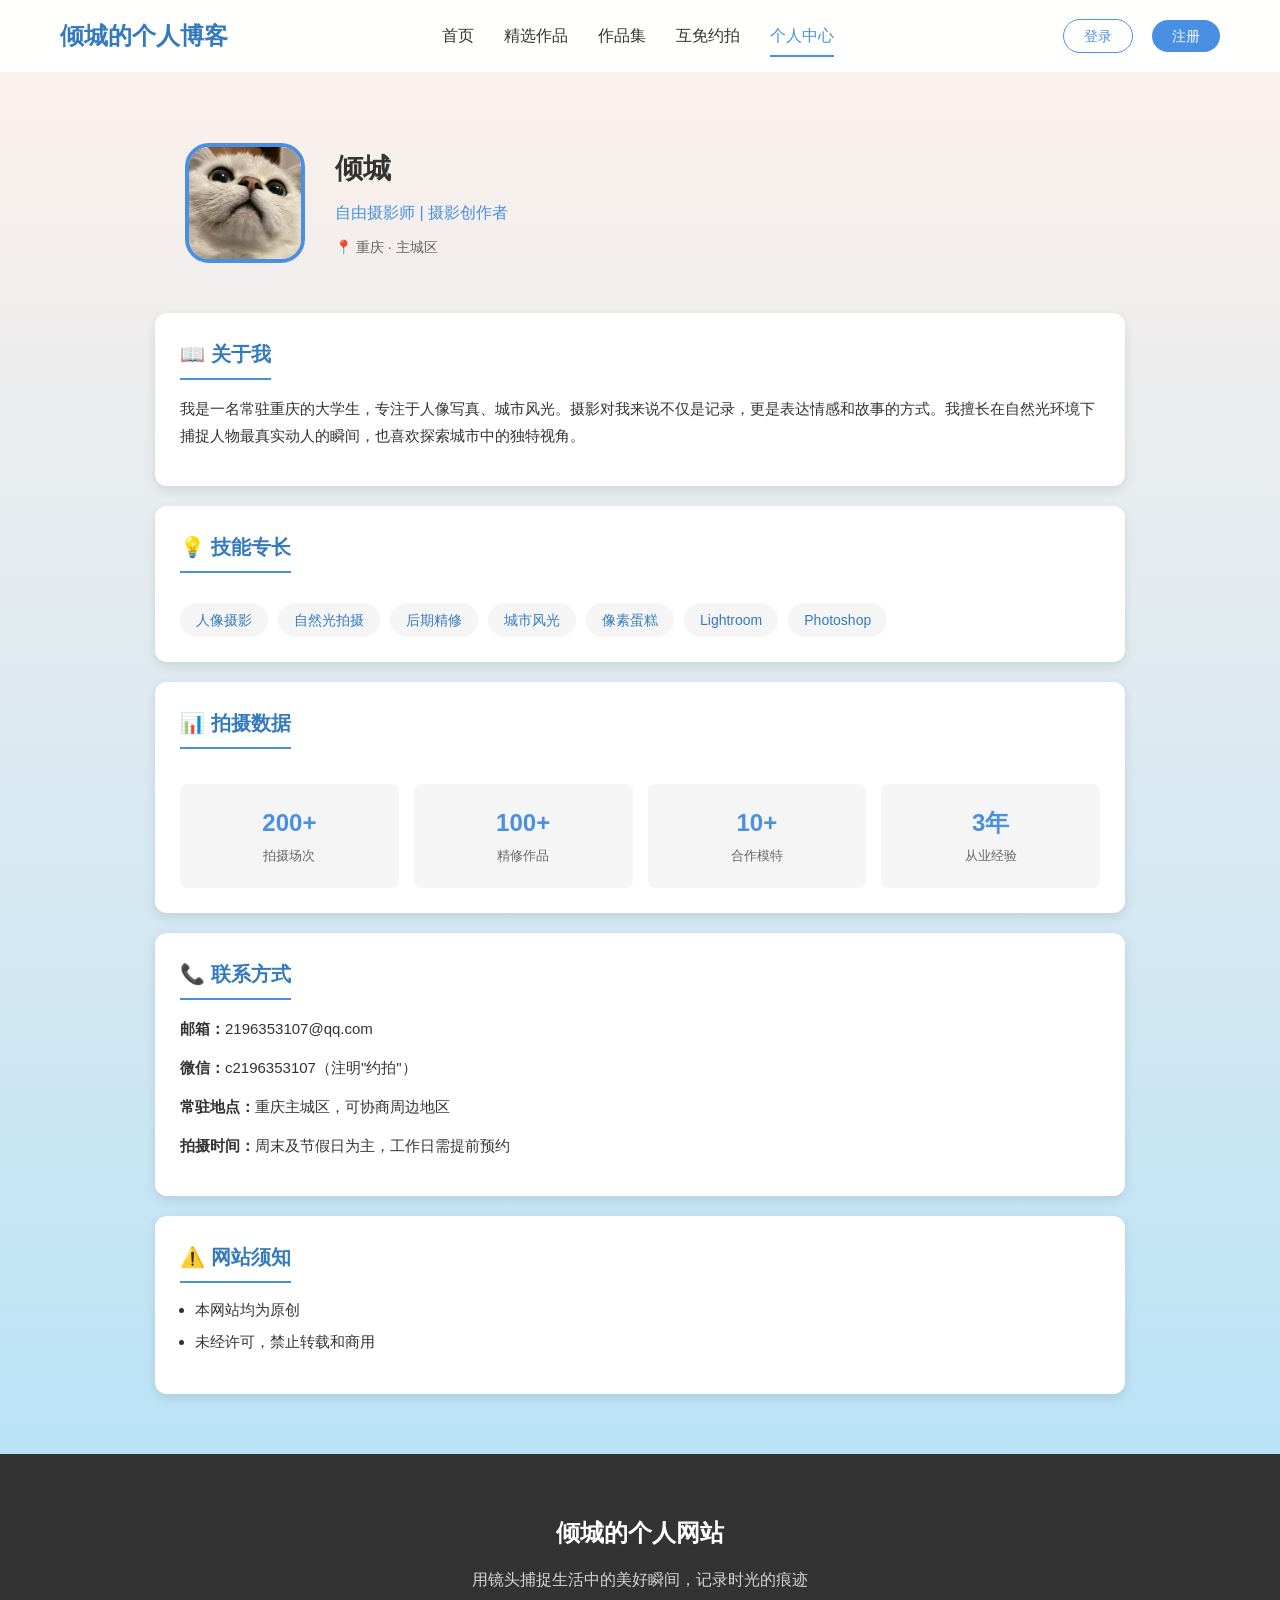
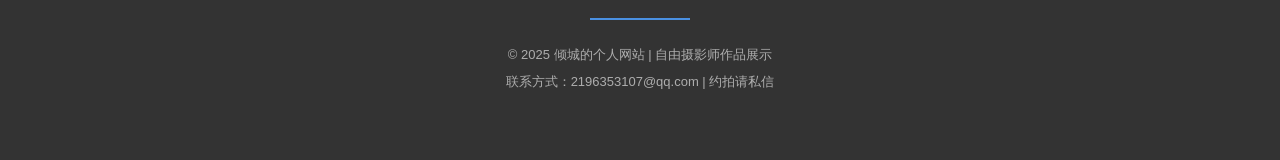
<file: 个人中心.html>
<!DOCTYPE html>
<html lang="zh-CN">
<head>
    <meta charset="utf-8">
    <meta name="viewport" content="width=device-width, initial-scale=1.0, maximum-scale=1.0, user-scalable=no">
    <title>个人中心 - 倾城的个人网站</title>
    <!-- 共享样式:变量 → 基础 → 加载动画 → 导航 → 页脚 → 卡片 -->
    <link rel="stylesheet" href="./css/variables.css">
    <link rel="stylesheet" href="./css/base.css">
    <link rel="stylesheet" href="./css/加载动画.css">
    <link rel="stylesheet" href="./css/navigation.css">
    <link rel="stylesheet" href="./css/页脚.css">
    <link rel="stylesheet" href="./css/card.css">
    <link rel="stylesheet" href="./css/image-zoom.css">
    <style>
        /* ==================== 个人中心专属样式 ==================== */

        /* 容器收紧 */
        .container { max-width: 1000px; padding: 0 15px; }

        /* 技能标签 */
        .skills-container {
            display: flex;
            flex-wrap: wrap;
            gap: 10px;
            margin-top: 15px;
        }

        .skill-tag {
            background: var(--gray-100);
            color: var(--primary-dark);
            padding: 6px 16px;
            border-radius: 20px;
            font-size: 14px;
            font-weight: 500;
            transition: var(--transition);
        }

        .skill-tag:hover {
            background: var(--primary);
            color: var(--white);
        }

        /* 统计数据 */
        .stats-grid {
            display: grid;
            grid-template-columns: repeat(auto-fit, minmax(150px, 1fr));
            gap: 15px;
            margin-top: 20px;
        }

        .stat-item {
            background: var(--gray-100);
            padding: 20px;
            border-radius: 8px;
            text-align: center;
            transition: var(--transition);
        }

        .stat-item:hover {
            transform: translateY(-3px);
            box-shadow: var(--shadow);
        }

        .stat-number {
            font-size: 24px;
            font-weight: bold;
            color: var(--primary);
            display: block;
        }

        .stat-label {
            font-size: 13px;
            color: var(--text-light);
            margin-top: 5px;
        }

        /* 作品预览 */
        .works-preview {
            display: grid;
            grid-template-columns: repeat(auto-fill, minmax(150px, 1fr));
            gap: 15px;
            margin-top: 20px;
        }

        .work-item {
            aspect-ratio: 1;
            border-radius: 8px;
            overflow: hidden;
            cursor: pointer;
            transition: var(--transition);
        }

        .work-item:hover {
            transform: scale(1.05);
        }

        .work-item img {
            width: 100%;
            height: 100%;
            object-fit: cover;
        }

        /* 移动端 */
        @media (max-width: 768px) {
            .stats-grid { grid-template-columns: repeat(2, 1fr); }
        }
        @media (max-width: 480px) {
            .stats-grid { grid-template-columns: 1fr; }
            .works-preview { grid-template-columns: repeat(2, 1fr); gap: 10px; }
        }
    </style>
</head>
<body>
    <!-- 加载动画 -->
    <div class="loading-container">
        <div class="loading-spinner"></div>
    </div>

    <!-- 导航栏 -->
    <header class="header">
        <div class="container">
            <h1 class="logo">倾城的个人博客</h1>
            <button class="menu-toggle">☰</button>
            <nav class="nav">
                <a class="nav-item" href="./首页.html">首页</a>
                <a class="nav-item" href="./列表.html">精选作品</a>
                <a class="nav-item" href="./作品集.html">作品集</a>
                <a class="nav-item" href="./约拍.html">互免约拍</a>
                <a class="nav-item nav-active" href="#">个人中心</a>
            </nav>
            <div class="header-right">
                <a href="./登录.html" class="btn-login">登录</a>
                <a href="./注册.html" class="btn-reg">注册</a>
            </div>
        </div>
    </header>

    <main>
        <div class="container">
            <!-- 个人信息卡片 -->
            <div class="profile-card">
                <img src="./src/ima/微信图片_20250925132121_39_337.jpg" alt="个人头像" class="avatar">
                <div class="profile-info">
                    <h1>倾城</h1>
                    <p class="subtitle">自由摄影师 | 摄影创作者</p>
                    <p class="location">📍 重庆 · 主城区</p>
                </div>
            </div>

            <!-- 个人简介 -->
            <div class="content-card">
                <h2>📖 关于我</h2>
                <p>我是一名常驻重庆的大学生，专注于人像写真、城市风光。摄影对我来说不仅是记录，更是表达情感和故事的方式。我擅长在自然光环境下捕捉人物最真实动人的瞬间，也喜欢探索城市中的独特视角。</p>
                
            </div>

            <!-- 技能专长 -->
            <div class="content-card">
                <h2>💡 技能专长</h2>
                <div class="skills-container">
                    <span class="skill-tag">人像摄影</span>
                    <span class="skill-tag">自然光拍摄</span>
                    <span class="skill-tag">后期精修</span>
                    <span class="skill-tag">城市风光</span>
                    <span class="skill-tag">像素蛋糕</span>
                    <span class="skill-tag">Lightroom</span>
                    <span class="skill-tag">Photoshop</span>
                </div>
            </div>

            <!-- 统计数据 -->
            <div class="content-card">
                <h2>📊 拍摄数据</h2>
                <div class="stats-grid">
                    <div class="stat-item">
                        <span class="stat-number">200+</span>
                        <span class="stat-label">拍摄场次</span>
                    </div>
                    <div class="stat-item">
                        <span class="stat-number">100+</span>
                        <span class="stat-label">精修作品</span>
                    </div>
                    <div class="stat-item">
                        <span class="stat-number">10+</span>
                        <span class="stat-label">合作模特</span>
                    </div>
                    <div class="stat-item">
                        <span class="stat-number">3年</span>
                        <span class="stat-label">从业经验</span>
                    </div>
                </div>
            </div>

            <!-- 联系方式 -->
            <div class="content-card">
                <h2>📞 联系方式</h2>
                <p><strong>邮箱：</strong>2196353107@qq.com</p>
                <p><strong>微信：</strong>c2196353107（注明"约拍"）</p>
                <p><strong>常驻地点：</strong>重庆主城区，可协商周边地区</p>
                <p><strong>拍摄时间：</strong>周末及节假日为主，工作日需提前预约</p>
            </div>
            <!-- 注意事项 -->
            <div class="content-card">
                <h2>⚠️ 网站须知</h2>
                <ul>
                    <li>本网站均为原创</li>
                    <li>未经许可，禁止转载和商用</li>
                </ul>
            </div>
          
                </div>
            </div>
        </div>
    </main>

    <!-- 页脚 -->
    <footer class="footer">
        <div class="container">
            <h3>倾城的个人网站</h3>
            <p class="footer-desc">用镜头捕捉生活中的美好瞬间，记录时光的痕迹</p>
            <div class="divider"></div>
            <p class="copyright">© 2025 倾城的个人网站 | 自由摄影师作品展示</p>
            <p class="copyright">联系方式：2196353107@qq.com | 约拍请私信</p>
        </div>
    </footer>

    <script>
        window.addEventListener('DOMContentLoaded', () => {
            setTimeout(() => document.body.classList.add('loaded'), 300);
            
            initMobileMenu();
            initBackToTop();
        });

        function initMobileMenu() {
            const toggle = document.querySelector('.menu-toggle');
            const nav = document.querySelector('.nav');
            
            toggle.addEventListener('click', () => {
                nav.classList.toggle('active');
                toggle.textContent = nav.classList.contains('active') ? '✕' : '☰';
            });
        }

        function initBackToTop() {
            const btn = document.querySelector('.back-to-top') || createBackToTopBtn();
            window.addEventListener('scroll', () => {
                btn.classList.toggle('visible', window.scrollY > 300);
            });
            btn.addEventListener('click', () => {
                window.scrollTo({ top: 0, behavior: 'smooth' });
            });
        }

        function createBackToTopBtn() {
            // 样式由 css/页脚.css 提供,这里只创建元素并绑定行为
            const btn = document.createElement('button');
            btn.className = 'back-to-top';
            btn.setAttribute('aria-label', '回到顶部');
            btn.innerHTML = '↑';
            document.body.appendChild(btn);
            return btn;
        }
    </script>
</body>
</html>
</file>
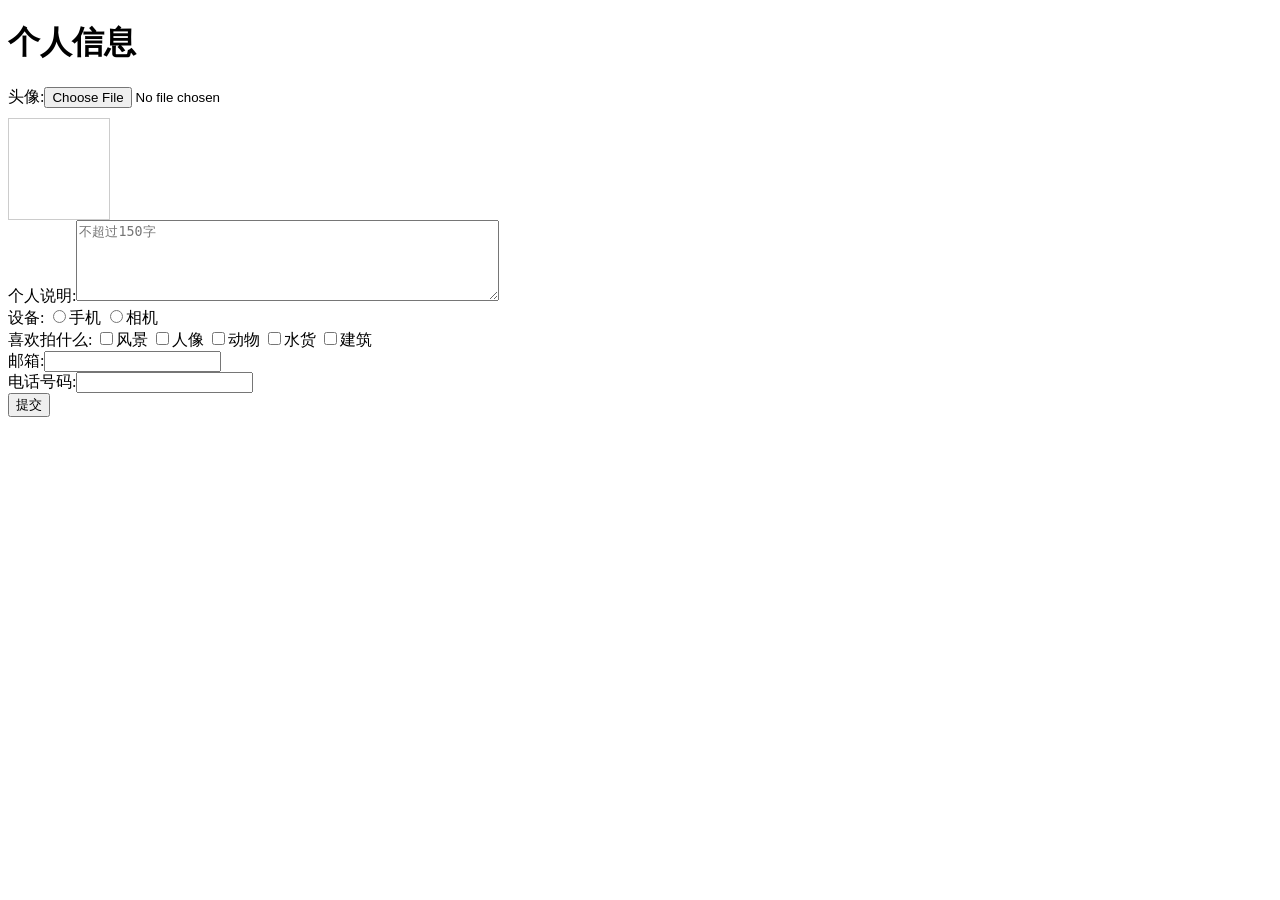
<file: 个人信息.html>
<!DOCTYPE html>
<html>
	<head>
		<meta charset="utf-8">
		<title></title>
	</head>
	<body>
		<form action="" method="post">
		<div>
			<h1>个人信息</h1>
		</div>
		<div>
			<label>头像:<input type="file" name="pic" id="avatarFile" accept="image/*" onchange="previewAvatar(this)"></label>
		</div>
        <div>
            <div id="avatarPreview" style="margin-top: 10px;width: 100px;height: 100px;border: 1px solid #ccc;"></div>
        </div>
        <script>
        function previewAvatar(fileInput) {
          const file = fileInput.files[0];
          if (!file || !file.type.startsWith('image/')) {
            alert('请选择图片文件');
            return;
          }
          const reader = new FileReader();
          reader.onload = function(e) {
            const img = document.createElement('img');
            img.src = e.target.result; 
            img.style.width = '100%';
            img.style.height = '100%';
            img.style.objectFit = 'cover'; 
            const previewContainer = document.getElementById('avatarPreview');
            previewContainer.innerHTML = '';
            previewContainer.appendChild(img);
          };
          reader.readAsDataURL(file);
        }
        </script>
		<div>
			<label>个人说明:<textarea name="desc" rows="5" cols="50" maxlength="150" placeholder="不超过150字"></textarea></label>
		</div>
		<div>
			<label>设备:</label>
			<label><input type="radio" name="sex" value="man">手机</label>
			<label><input type="radio" name="sex" value="woman">相机</label>
		</div>
		<div>
			<label>喜欢拍什么:</label>
			<label><input type="checkbox" name="" value="man">风景</label>
			<label><input type="checkbox" name="" value="man">人像</label>
			<label><input type="checkbox" name="" value="man">动物</label>
			<label><input type="checkbox" name="" value="man">水货</label>
			<label><input type="checkbox" name="" value="man">建筑</label>
		</div>
		<div>
			<label>邮箱:<input type="email"/></label>
		</div>
		<div>
			<label>电话号码:<input type="tel"/></label>
		</div>
		<div>
			<input type="submit" value="提交"/>
		</div>
		</form>
	</body>
</html>
</file>
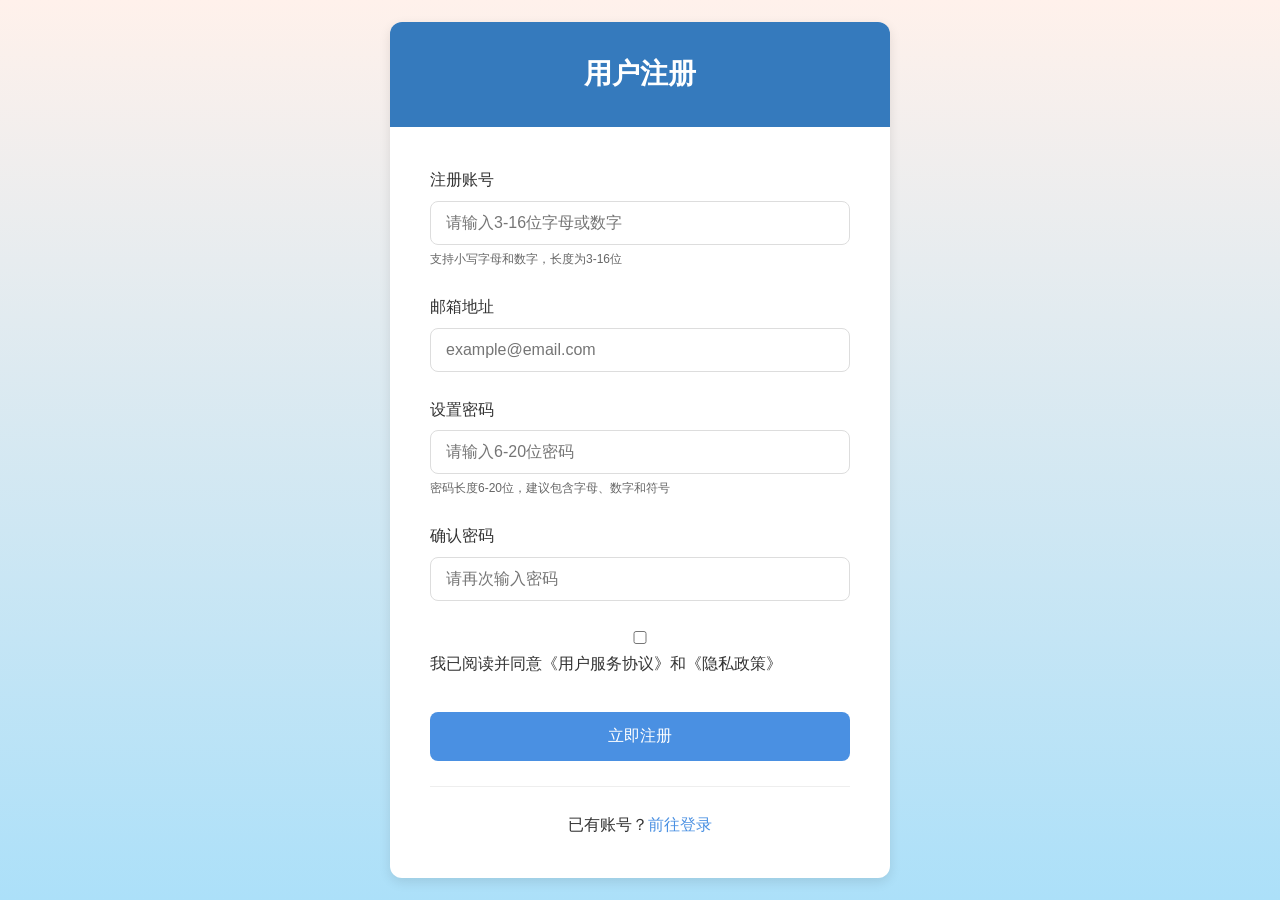
<file: 注册.html>
<!DOCTYPE html>
<html lang="zh-CN">
<head>
    <meta charset="utf-8">
    <meta name="viewport" content="width=device-width, initial-scale=1.0">
    <title>注册 - 倾城的个人网站</title>
    <!-- 共享样式:变量 → 基础 → 加载动画 → 表单 -->
    <link rel="stylesheet" href="./css/variables.css">
    <link rel="stylesheet" href="./css/base.css">
    <link rel="stylesheet" href="./css/加载动画.css">
    <link rel="stylesheet" href="./css/form.css">
    <style>
        /* ==================== 注册页专属样式 ==================== */

        /* body 居中(共享 base.css 默认非居中) */
        body {
            display: flex;
            align-items: center;
            justify-content: center;
            padding: 20px;
        }
    </style>
</head>
<body>
    <!-- 加载动画 -->
    <div class="loading-container">
        <div class="loading-spinner"></div>
    </div>

    <div class="register-card">
        <div class="register-header">
            <h1>用户注册</h1>
        </div>
        <div class="register-body">
            <form id="registerForm" method="post">
                <div class="form-group">
                    <label for="username">注册账号</label>
                    <input type="text" id="username" placeholder="请输入3-16位字母或数字" required>
                    <div class="input-hint">支持小写字母和数字，长度为3-16位</div>
                    <div class="error-message" id="usernameError"></div>
                </div>

                <div class="form-group">
                    <label for="email">邮箱地址</label>
                    <input type="email" id="email" placeholder="example@email.com" required>
                    <div class="error-message" id="emailError"></div>
                </div>

                <div class="form-group">
                    <label for="password">设置密码</label>
                    <input type="password" id="password" placeholder="请输入6-20位密码" required>
                    <div class="password-strength" id="passwordStrength">
                        <div class="strength-bar" id="strengthBar"></div>
                    </div>
                    <div class="input-hint">密码长度6-20位，建议包含字母、数字和符号</div>
                    <div class="error-message" id="passwordError"></div>
                </div>

                <div class="form-group">
                    <label for="confirmPassword">确认密码</label>
                    <input type="password" id="confirmPassword" placeholder="请再次输入密码" required>
                    <div class="error-message" id="confirmPasswordError"></div>
                </div>

                <div class="form-group">
                    <label>
                        <input type="checkbox" id="agreeTerms" required>
                        我已阅读并同意《用户服务协议》和《隐私政策》
                    </label>
                    <div class="error-message" id="termsError"></div>
                </div>

                <button type="submit" class="btn-primary">立即注册</button>
            </form>

            <div class="form-footer">
                <p>已有账号？<a href="登录.html">前往登录</a></p>
            </div>
        </div>
    </div>

    <script>
        window.addEventListener('DOMContentLoaded', () => {
            setTimeout(() => document.body.classList.add('loaded'), 300);
            
            initFormValidation();
            initPasswordStrength();
        });

        function initFormValidation() {
            const form = document.getElementById('registerForm');
            const username = document.getElementById('username');
            const email = document.getElementById('email');
            const password = document.getElementById('password');
            const confirmPassword = document.getElementById('confirmPassword');
            const agreeTerms = document.getElementById('agreeTerms');

            // 实时验证
            username.addEventListener('blur', validateUsername);
            email.addEventListener('blur', validateEmail);
            password.addEventListener('input', validatePassword);
            confirmPassword.addEventListener('blur', validateConfirmPassword);

            form.addEventListener('submit', (e) => {
                e.preventDefault();
                
                const isValid = validateUsername() && 
                               validateEmail() && 
                               validatePassword() && 
                               validateConfirmPassword() && 
                               validateTerms();
                
                if (isValid) {
                    // 模拟注册
                    const userData = {
                        username: username.value,
                        email: email.value,
                        password: password.value,
                        registerTime: new Date().toISOString()
                    };
                    
                    localStorage.setItem('user_' + username.value, JSON.stringify(userData));
                    localStorage.setItem('isLoggedIn', 'true');
                    localStorage.setItem('username', username.value);
                    
                    alert('注册成功！欢迎加入我们！');
                    window.location.href = '首页.html';
                }
            });
        }

        function validateUsername() {
            const username = document.getElementById('username');
            const error = document.getElementById('usernameError');
            const regex = /^[a-z0-9]{3,16}$/;
            
            if (!regex.test(username.value)) {
                error.textContent = '账号格式不正确，请输入3-16位小写字母或数字';
                error.style.display = 'block';
                return false;
            }
            
            // 检查是否已存在
            if (localStorage.getItem('user_' + username.value)) {
                error.textContent = '该账号已被注册，请使用其他账号';
                error.style.display = 'block';
                return false;
            }
            
            error.style.display = 'none';
            return true;
        }

        function validateEmail() {
            const email = document.getElementById('email');
            const error = document.getElementById('emailError');
            const regex = /^[^\s@]+@[^\s@]+\.[^\s@]+$/;
            
            if (!regex.test(email.value)) {
                error.textContent = '请输入有效的邮箱地址';
                error.style.display = 'block';
                return false;
            }
            
            error.style.display = 'none';
            return true;
        }

        function validatePassword() {
            const password = document.getElementById('password');
            const error = document.getElementById('passwordError');
            
            if (password.value.length < 6) {
                error.textContent = '密码长度至少为6位';
                error.style.display = 'block';
                return false;
            }
            
            error.style.display = 'none';
            updatePasswordStrength(password.value);
            return true;
        }

        function validateConfirmPassword() {
            const password = document.getElementById('password');
            const confirmPassword = document.getElementById('confirmPassword');
            const error = document.getElementById('confirmPasswordError');
            
            if (confirmPassword.value !== password.value) {
                error.textContent = '两次输入的密码不一致';
                error.style.display = 'block';
                return false;
            }
            
            error.style.display = 'none';
            return true;
        }

        function validateTerms() {
            const agreeTerms = document.getElementById('agreeTerms');
            const error = document.getElementById('termsError');
            
            if (!agreeTerms.checked) {
                error.textContent = '请阅读并同意服务协议和隐私政策';
                error.style.display = 'block';
                return false;
            }
            
            error.style.display = 'none';
            return true;
        }

        function initPasswordStrength() {
            const password = document.getElementById('password');
            const strengthContainer = document.getElementById('passwordStrength');
            const strengthBar = document.getElementById('strengthBar');
            
            password.addEventListener('input', () => {
                updatePasswordStrength(password.value);
            });
        }

        function updatePasswordStrength(password) {
            const strengthContainer = document.getElementById('passwordStrength');
            const strengthBar = document.getElementById('strengthBar');
            
            if (password.length === 0) {
                strengthContainer.style.display = 'none';
                return;
            }
            
            strengthContainer.style.display = 'block';
            
            let strength = 0;
            if (password.length >= 8) strength++;
            if (password.length >= 12) strength++;
            if (/[a-z]/.test(password)) strength++;
            if (/[A-Z]/.test(password)) strength++;
            if (/[0-9]/.test(password)) strength++;
            if (/[^a-zA-Z0-9]/.test(password)) strength++;
            
            strengthBar.className = 'strength-bar';
            
            if (strength <= 2) {
                strengthBar.classList.add('strength-weak');
            } else if (strength <= 4) {
                strengthBar.classList.add('strength-medium');
            } else {
                strengthBar.classList.add('strength-strong');
            }
        }
    </script>
</body>
</html>
</file>
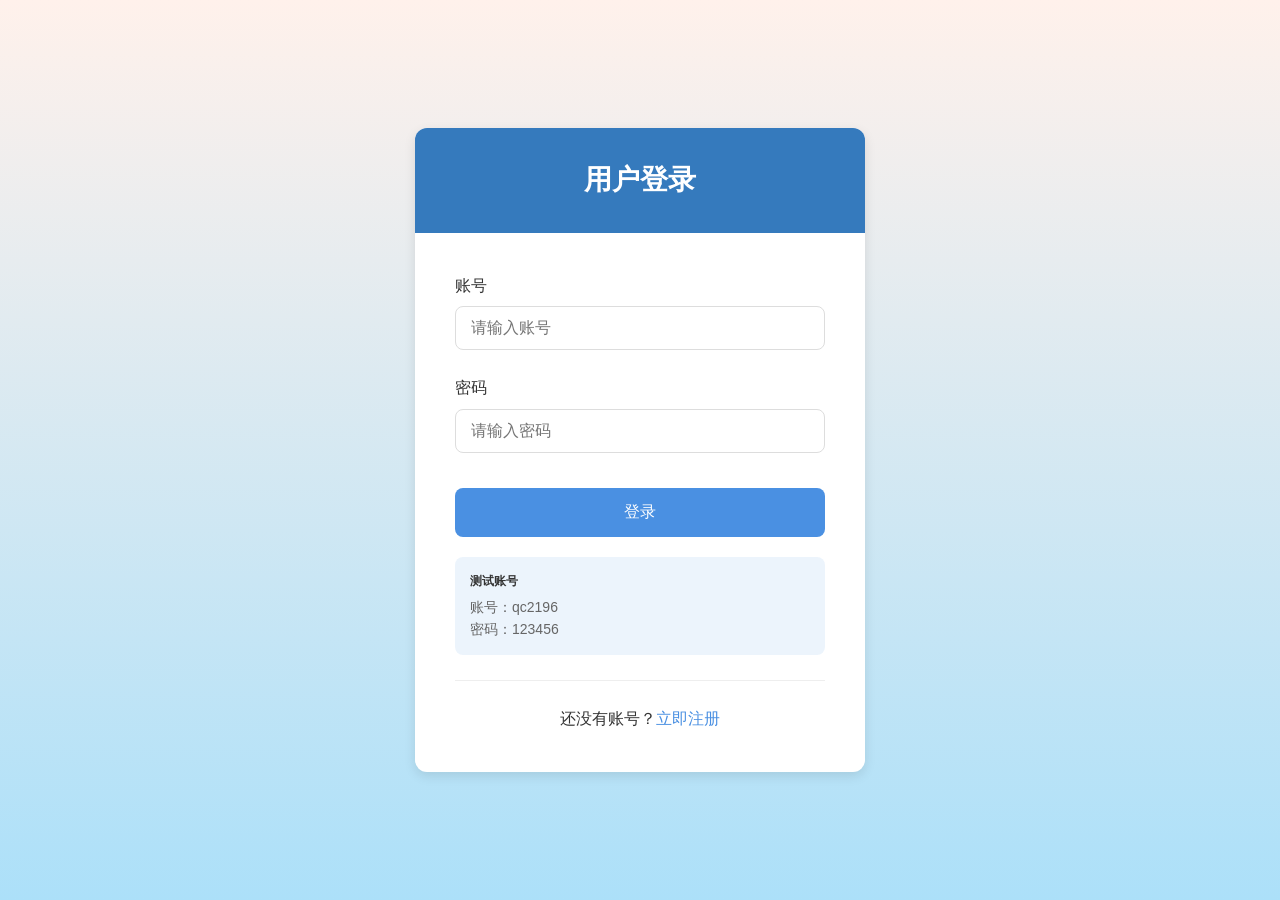
<file: 登录.html>
<!DOCTYPE html>
<html lang="zh-CN">
<head>
    <meta charset="utf-8">
    <meta name="viewport" content="width=device-width, initial-scale=1.0">
    <title>登录 - 倾城的个人网站</title>
    <!-- 共享样式:变量 → 基础 → 加载动画 → 表单 -->
    <link rel="stylesheet" href="./css/variables.css">
    <link rel="stylesheet" href="./css/base.css">
    <link rel="stylesheet" href="./css/加载动画.css">
    <link rel="stylesheet" href="./css/form.css">
    <style>
        /* ==================== 登录页专属样式 ==================== */

        /* body 居中(共享 base.css 默认非居中) */
        body {
            display: flex;
            align-items: center;
            justify-content: center;
            padding: 20px;
        }

        /* 登录页专属:测试账号提示框 */
        .demo-credentials {
            background: rgba(74, 144, 226, 0.1);
            padding: 15px;
            border-radius: 8px;
            margin-top: 20px;
            font-size: 14px;
            color: var(--text-light);
        }

        .demo-credentials h5 {
            margin-bottom: 5px;
            color: var(--text-dark);
        }
    </style>
</head>
<body>
    <!-- 加载动画 -->
    <div class="loading-container">
        <div class="loading-spinner"></div>
    </div>

    <div class="login-card">
        <div class="login-header">
            <h1>用户登录</h1>
        </div>
        <div class="login-body">
            <form id="loginForm" method="post">
                <div class="form-group">
                    <label for="username">账号</label>
                    <input type="text" id="username" placeholder="请输入账号" required>
                    <div class="error-message" id="usernameError">请输入正确的账号格式</div>
                </div>
                <div class="form-group">
                    <label for="password">密码</label>
                    <input type="password" id="password" placeholder="请输入密码" required>
                    <div class="error-message" id="passwordError">密码格式不正确</div>
                </div>
                <button type="submit" class="btn-primary">登录</button>
            </form>
            <div class="demo-credentials">
                <h5>测试账号</h5>
                <p>账号：qc2196<br>密码：123456</p>
            </div>
            <div class="form-footer">
                <p>还没有账号？<a href="注册.html">立即注册</a></p>
            </div>
        </div>
    </div>

    <script>
        window.addEventListener('DOMContentLoaded', () => {
            setTimeout(() => document.body.classList.add('loaded'), 300);
        });

        document.getElementById('loginForm').addEventListener('submit', function(e) {
            e.preventDefault();
            
            const username = document.getElementById('username').value;
            const password = document.getElementById('password').value;
            const usernameError = document.getElementById('usernameError');
            const passwordError = document.getElementById('passwordError');
            
            // 重置错误信息
            usernameError.style.display = 'none';
            passwordError.style.display = 'none';
            
            // 验证规则
            const usernameRegex = /^[a-z0-9]{3,16}$/;
            const passwordRegex = /^[a-zA-Z0-9]{3,16}$/;
            
            let isValid = true;
            
            if (!usernameRegex.test(username)) {
                usernameError.style.display = 'block';
                isValid = false;
            }
            
            if (!passwordRegex.test(password)) {
                passwordError.style.display = 'block';
                isValid = false;
            }
            
            if (!isValid) return;
            
            // 登录验证
            if (username === 'qc2196' && password === '123456') {
                localStorage.setItem('isLoggedIn', 'true');
                localStorage.setItem('username', username);
                alert('登录成功！');
                window.location.href = '首页.html';
            } else {
                alert('账号或密码错误，请重试！');
            }
        });

        // 回车键提交
        document.addEventListener('keypress', function(e) {
            if (e.key === 'Enter') {
                document.getElementById('loginForm').dispatchEvent(new Event('submit'));
            }
        });
    </script>
</body>
</html>
</file>
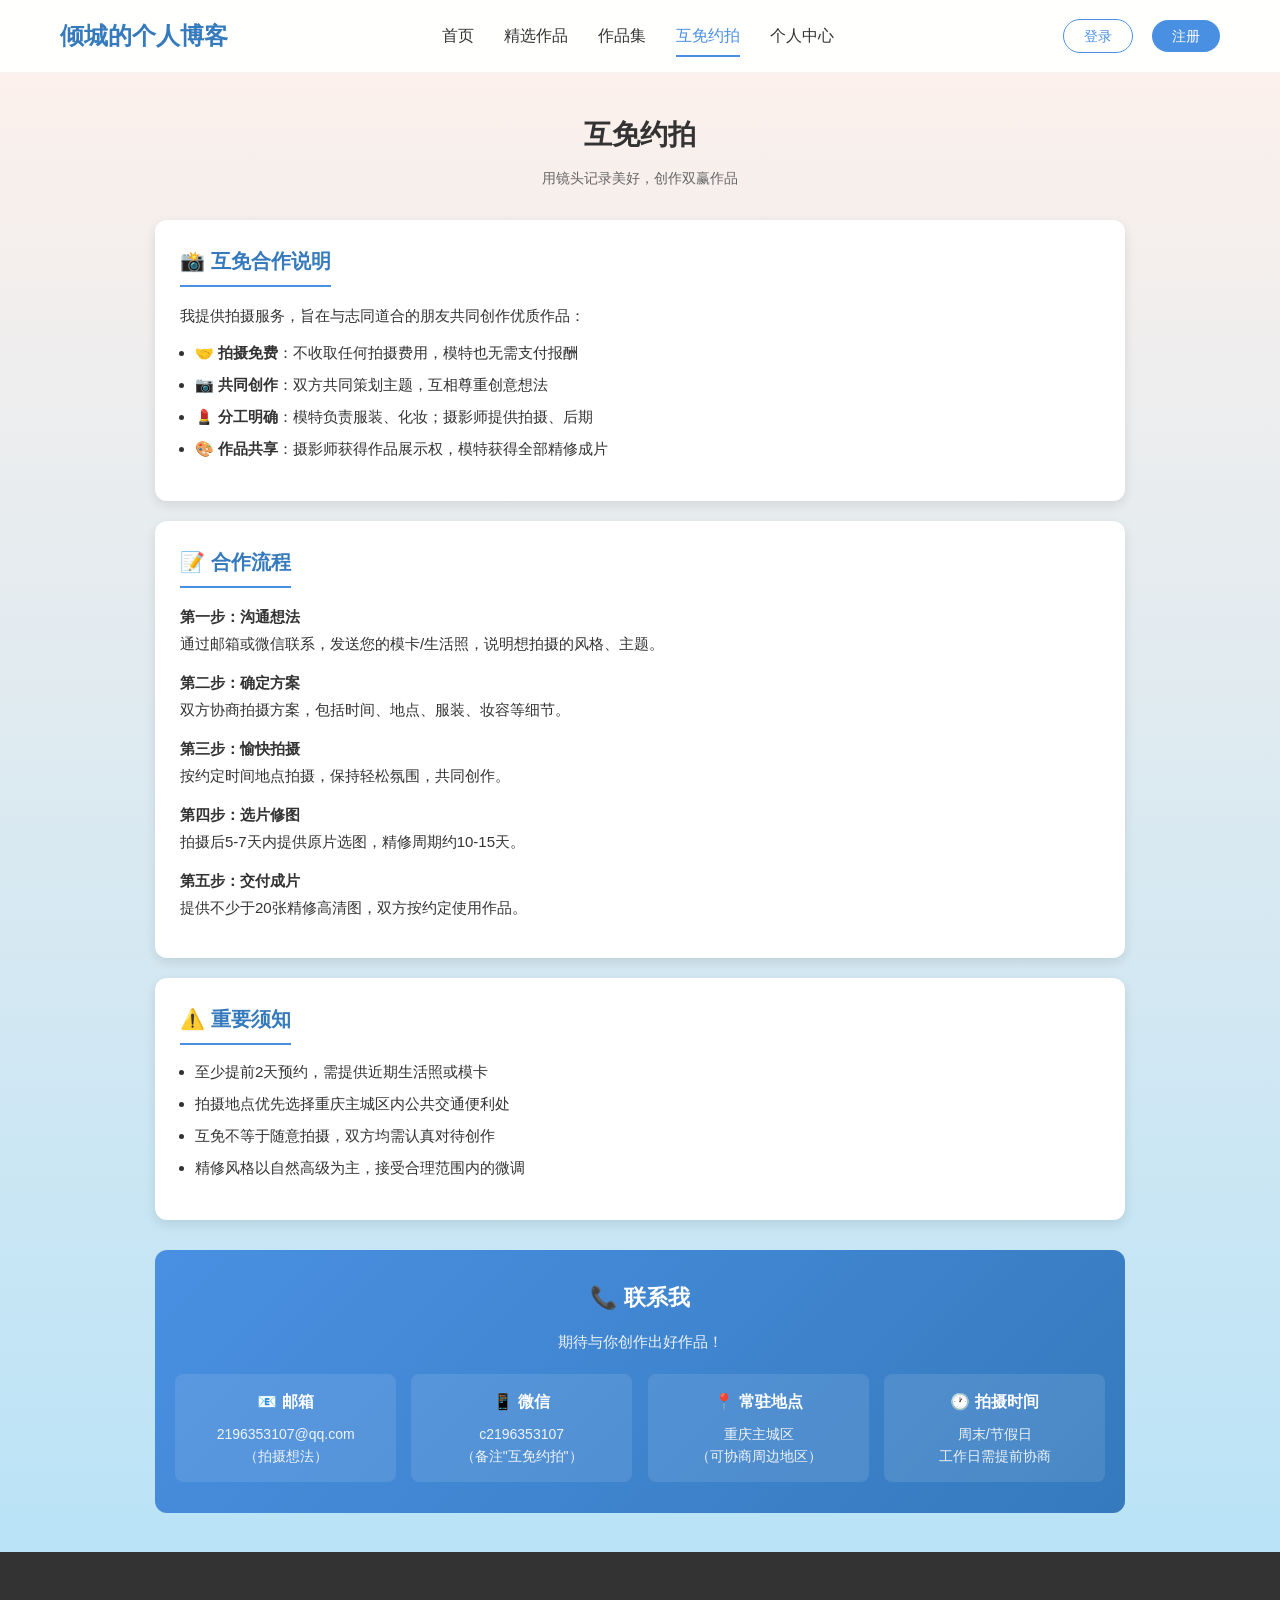
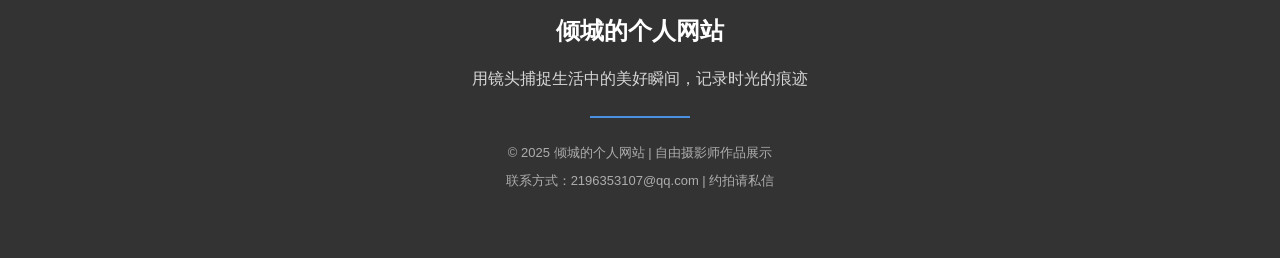
<file: 约拍.html>
<!DOCTYPE html>
<html lang="zh-CN">
<head>
    <meta charset="utf-8">
    <meta name="viewport" content="width=device-width, initial-scale=1.0, maximum-scale=1.0, user-scalable=no">
    <title>互免约拍 - 倾城的个人网站</title>
    <!-- 共享样式:变量 → 基础 → 加载动画 → 导航 → 页脚 → 区块标题 → 卡片 -->
    <link rel="stylesheet" href="./css/variables.css">
    <link rel="stylesheet" href="./css/base.css">
    <link rel="stylesheet" href="./css/加载动画.css">
    <link rel="stylesheet" href="./css/navigation.css">
    <link rel="stylesheet" href="./css/页脚.css">
    <link rel="stylesheet" href="./css/section-header.css">
    <link rel="stylesheet" href="./css/card.css">
    <style>
        /* ==================== 约拍页专属样式 ==================== */

        /* 容器收紧 */
        .container { max-width: 1000px; padding: 0 15px; }

        /* 区块标题本页面更紧凑 + 字号略小 */
        .section-header { margin-bottom: 30px; }
        .section-title { font-size: 28px; font-weight: 600; }
        .section-subtitle { font-size: 14px; }

        .contact-section {
            background: linear-gradient(135deg, var(--primary) 0%, var(--primary-dark) 100%);
            color: var(--white);
            text-align: center;
            padding: 30px 20px;
            border-radius: var(--radius);
            margin-top: 30px;
            /* 【新增】硬件加速 */
            will-change: transform;
            transform: translateZ(0);
        }

        .contact-section h2 {
            font-size: 22px;
            margin-bottom: 15px;
        }

        .contact-section p {
            font-size: 15px;
            opacity: 0.9;
        }

        .contact-info {
            display: grid;
            grid-template-columns: repeat(auto-fit, minmax(150px, 1fr));
            gap: 15px;
            margin-top: 20px;
        }

        .contact-item {
            background: rgba(255,255,255,0.1);
            padding: 15px;
            border-radius: 8px;
            /* 【新增】硬件加速 */
            will-change: transform;
            transform: translateZ(0);
            transition: var(--transition);
        }

        .contact-item:hover {
            background: rgba(255,255,255,0.15);
        }

        .contact-item h3 {
            margin-bottom: 8px;
            font-size: 16px;
        }

        .contact-item p {
            font-size: 14px;
            opacity: 0.9;
        }

        /* 移动端优化 */
        @media (max-width: 768px) {
            .section-title {
                font-size: 24px;
            }
            
            .content-card {
                padding: 20px;
            }
            
            .content-card h2 {
                font-size: 18px;
            }
            
            .content-card p, .content-card li {
                font-size: 14px;
            }

            .contact-info {
                grid-template-columns: 1fr;
                gap: 10px;
            }
        }
    </style>
</head>
<body>
    <!-- 加载动画 -->
    <div class="loading-container">
        <div class="loading-spinner"></div>
    </div>

    <!-- 导航栏 -->
    <header class="header">
        <div class="container">
            <h1 class="logo">倾城的个人博客</h1>
            <button class="menu-toggle">☰</button>
            <nav class="nav">
                <a class="nav-item" href="./首页.html">首页</a>
                <a class="nav-item" href="./列表.html">精选作品</a>
                <a class="nav-item" href="./作品集.html">作品集</a>
                <a class="nav-item nav-active" href="#">互免约拍</a>
                <a class="nav-item" href="./个人中心.html">个人中心</a>
            </nav>
            <div class="header-right">
                <a href="./登录.html" class="btn-login">登录</a>
                <a href="./注册.html" class="btn-reg">注册</a>
            </div>
        </div>
    </header>

    <main>
        <div class="container">
            <div class="section-header">
                <h1 class="section-title">互免约拍</h1>
                <p class="section-subtitle">用镜头记录美好，创作双赢作品</p>
            </div>

            <!-- 服务介绍 -->
            <div class="content-card">
                <h2>📸 互免合作说明</h2>
                <p>我提供拍摄服务，旨在与志同道合的朋友共同创作优质作品：</p>
                <ul>
                    <li>🤝 <strong>拍摄免费</strong>：不收取任何拍摄费用，模特也无需支付报酬</li>
                    <li>📷 <strong>共同创作</strong>：双方共同策划主题，互相尊重创意想法</li>
                    <li>💄 <strong>分工明确</strong>：模特负责服装、化妆；摄影师提供拍摄、后期</li>
                    <li>🎨 <strong>作品共享</strong>：摄影师获得作品展示权，模特获得全部精修成片</li>
                </ul>
            </div>

            <!-- 拍摄流程 -->
            <div class="content-card">
                <h2>📝 合作流程</h2>
                <p><strong>第一步：沟通想法</strong><br>
                通过邮箱或微信联系，发送您的模卡/生活照，说明想拍摄的风格、主题。</p>
                
                <p><strong>第二步：确定方案</strong><br>
                双方协商拍摄方案，包括时间、地点、服装、妆容等细节。</p>
                
                <p><strong>第三步：愉快拍摄</strong><br>
                按约定时间地点拍摄，保持轻松氛围，共同创作。</p>
                
                <p><strong>第四步：选片修图</strong><br>
                拍摄后5-7天内提供原片选图，精修周期约10-15天。</p>
                
                <p><strong>第五步：交付成片</strong><br>
                提供不少于20张精修高清图，双方按约定使用作品。</p>
            </div>

            <!-- 互免要求 -->
          <!--  <div class="content-card">
                <h2>✨ 对模特的期望</h2>
                <ul>
                    <li>有良好的表现力，面对镜头不紧张（新手可培养）</li>
                    <li>能自主完成妆容和发型（简单日常妆即可）</li>
                    <li>服装符合拍摄主题，建议提前沟通搭配</li>
                    <li>守时守约，如有变动至少提前48小时通知</li>
                    <li>同意摄影师将作品用于个人宣传（平台展示、参赛等）</li>
                    <li>发布作品时需标注摄影师信息（@倾城摄影）</li>
                </ul>
            </div> -->

            <!-- 注意事项 -->
            <div class="content-card">
                <h2>⚠️ 重要须知</h2>
                <ul>
                    <li>至少提前2天预约，需提供近期生活照或模卡</li>
                    <li>拍摄地点优先选择重庆主城区内公共交通便利处</li>
                    <li>互免不等于随意拍摄，双方均需认真对待创作</li>
                    <li>精修风格以自然高级为主，接受合理范围内的微调</li>

                </ul>
            </div>

            <!-- 联系方式 -->
            <div class="contact-section">
                <h2>📞 联系我</h2>
                <p>期待与你创作出好作品！</p>
                <div class="contact-info">
                    <div class="contact-item">
                        <h3>📧 邮箱</h3>
                        <p>2196353107@qq.com</p>
                        <p>（拍摄想法）</p>
                    </div>
                    <div class="contact-item">
                        <h3>📱 微信</h3>
                        <p>c2196353107</p>
                        <p>（备注"互免约拍"）</p>
                    </div>
                    <div class="contact-item">
                        <h3>📍 常驻地点</h3>
                        <p>重庆主城区</p>
                        <p>（可协商周边地区）</p>
                    </div>
                    <div class="contact-item">
                        <h3>🕐 拍摄时间</h3>
                        <p>周末/节假日</p>
                        <p>工作日需提前协商</p>
                    </div>
                </div>
            </div>
        </div>
    </main>

    <!-- 页脚 -->
    <footer class="footer">
        <div class="container">
            <h3>倾城的个人网站</h3>
            <p class="footer-desc">用镜头捕捉生活中的美好瞬间，记录时光的痕迹</p>
            <div class="divider"></div>
            <p class="copyright">© 2025 倾城的个人网站 | 自由摄影师作品展示</p>
            <p class="copyright">联系方式：2196353107@qq.com | 约拍请私信</p>
        </div>
    </footer>

    <script>
        // ==================== 【新增】防抖函数 ====================
        function debounce(func, wait) {
            let timeout;
            return function executedFunction(...args) {
                const later = () => {
                    clearTimeout(timeout);
                    func(...args);
                };
                clearTimeout(timeout);
                timeout = setTimeout(later, wait);
            };
        }

        window.addEventListener('DOMContentLoaded', () => {
            setTimeout(() => document.body.classList.add('loaded'), 300);
            
            initMobileMenu();
            initBackToTop();
        });

        function initMobileMenu() {
            const toggle = document.querySelector('.menu-toggle');
            const nav = document.querySelector('.nav');
            
            toggle.addEventListener('click', () => {
                nav.classList.toggle('active');
                toggle.textContent = nav.classList.contains('active') ? '✕' : '☰';
            });
        }

        // ==================== 【优化】防抖处理滚动事件 ====================
        function initBackToTop() {
            const btn = document.querySelector('.back-to-top') || createBackToTopBtn();
            
            // 使用防抖函数，减少滚动事件触发频率
            const handleScroll = debounce(() => {
                btn.classList.toggle('visible', window.scrollY > 300);
            }, 50);
            
            window.addEventListener('scroll', handleScroll, { passive: true });
            
            btn.addEventListener('click', () => {
                window.scrollTo({ top: 0, behavior: 'smooth' });
            });
        }

        function createBackToTopBtn() {
            // 样式由 css/页脚.css 提供,这里只创建元素并绑定行为
            const btn = document.createElement('button');
            btn.className = 'back-to-top';
            btn.setAttribute('aria-label', '回到顶部');
            btn.innerHTML = '↑';
            document.body.appendChild(btn);
            return btn;
        }
    </script>
</body>
</html>
</file>
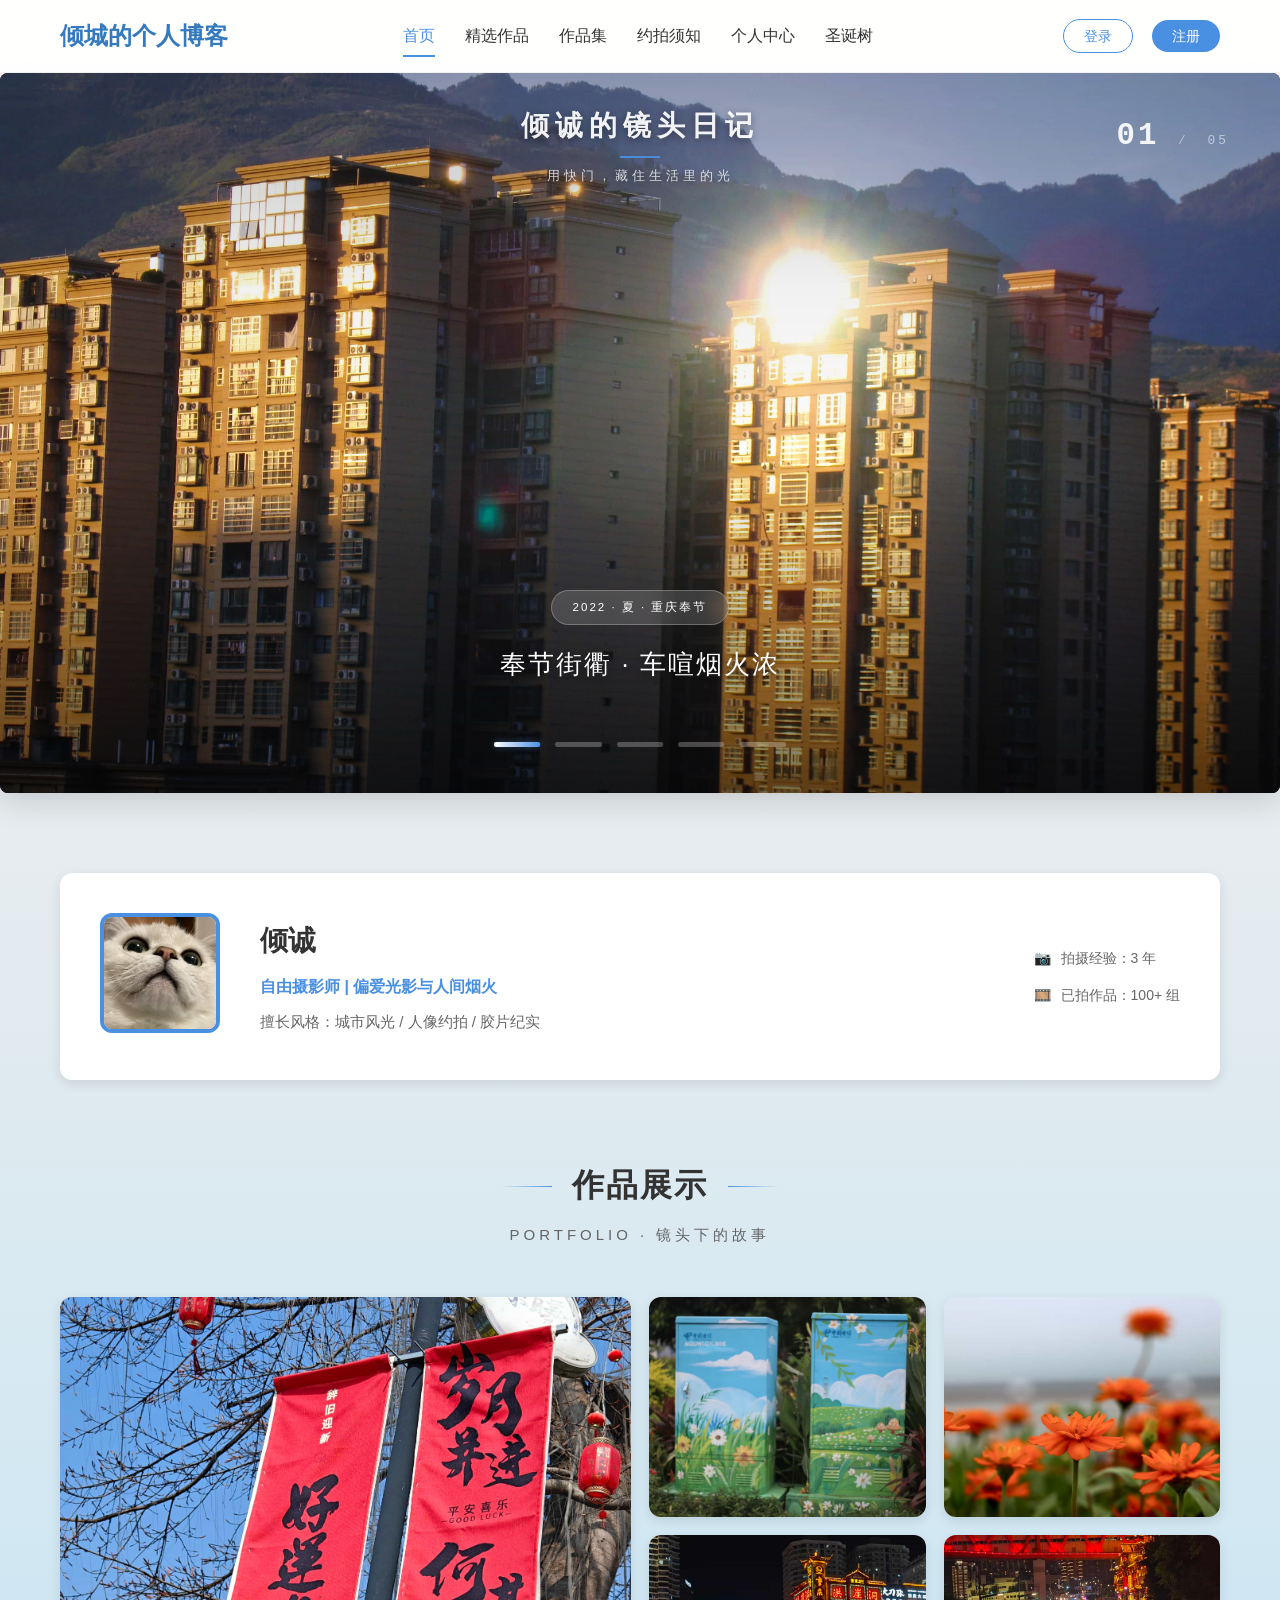
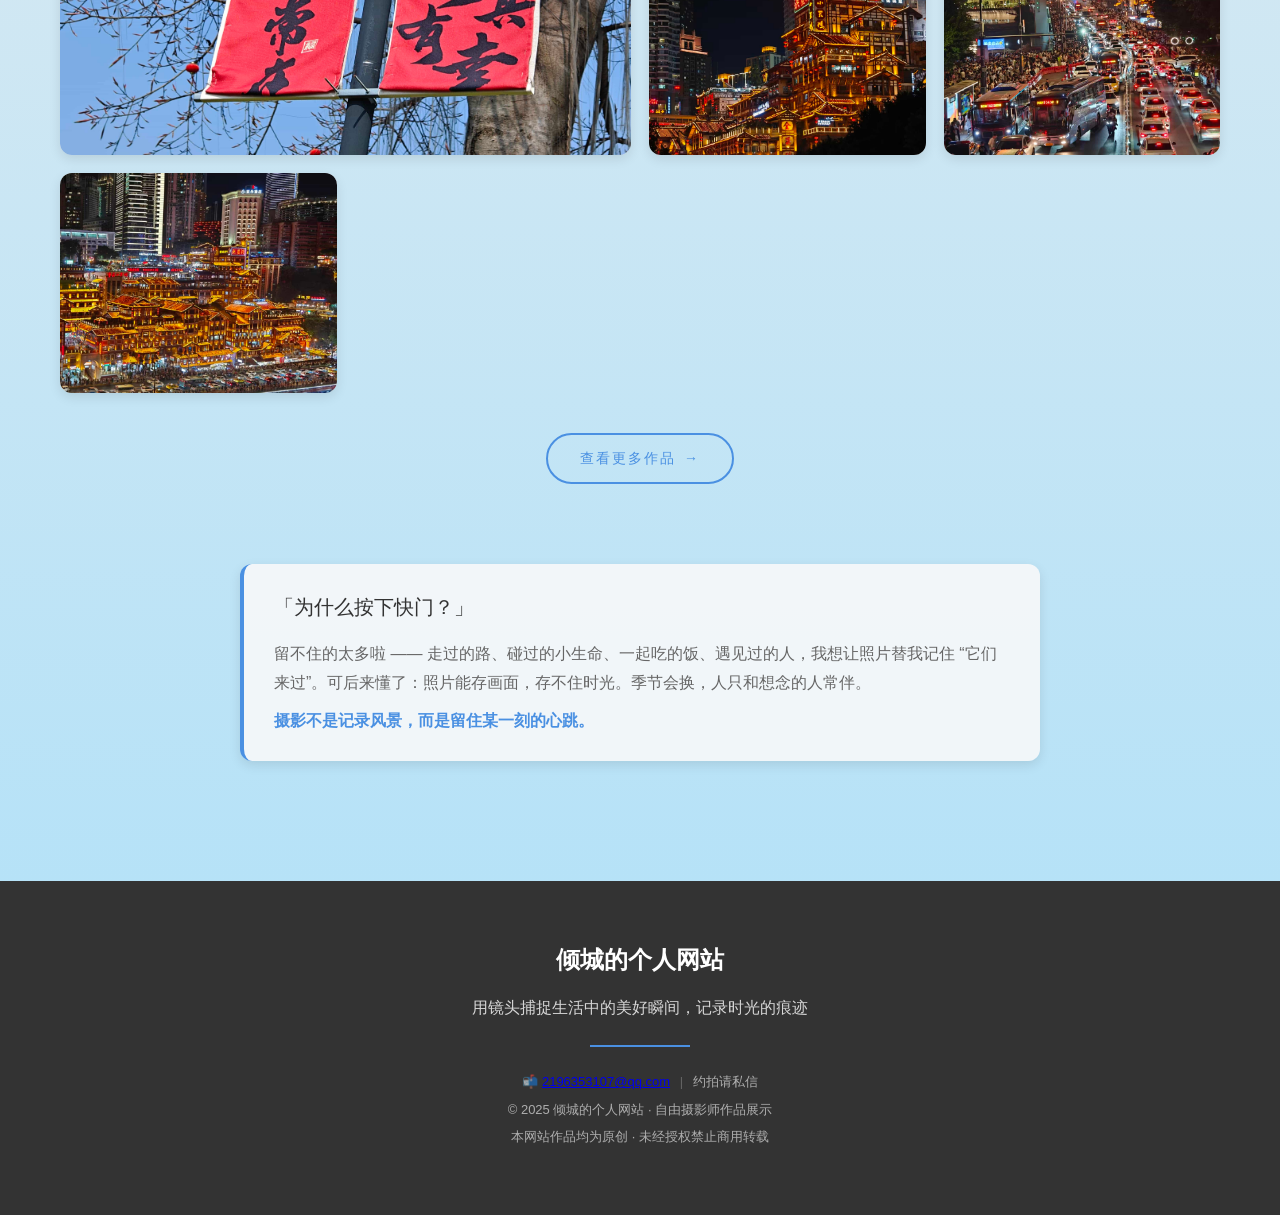
<file: 首页.html>
<!DOCTYPE html>
<html lang="zh-CN">
<head>
    <meta charset="utf-8">
    <meta name="viewport" content="width=device-width, initial-scale=1.0, maximum-scale=1.0, user-scalable=no">
    <title>倾城的个人博客</title>
    <!-- 共享样式:变量 → 基础 → 加载动画 → 导航 → 页脚 → 图片放大 -->
    <link rel="stylesheet" href="./css/variables.css">
    <link rel="stylesheet" href="./css/base.css">
    <link rel="stylesheet" href="./css/加载动画.css">
    <link rel="stylesheet" href="./css/navigation.css">
    <link rel="stylesheet" href="./css/页脚.css">
    <link rel="stylesheet" href="./css/image-zoom.css">
    <style>
        /* ==================== 首页专属样式 ==================== */

        /* ==================== 轮播图 - 16:9 横屏版 ==================== */
        .fullscreen-slider {
            position: relative;
            /* 宽度同时受窗口和视口高度约束,保证 16:9 永远成立 */
            width: min(100%, calc(100vh * 16 / 9));
            aspect-ratio: 16 / 9;
            margin-inline: auto;        /* 居中 */
            overflow: hidden;
            /* 深色径向渐变:模拟画廊/暗房氛围 */
            background: radial-gradient(
                ellipse at center,
                #2a2e42 0%,
                #1a1d2e 55%,
                #0f1120 100%
            );
            /* 圆角和内阴影:像照片挂在墙上 */
            border-radius: 8px;
            box-shadow:
                inset 0 0 80px rgba(0, 0, 0, 0.4),
                0 8px 32px rgba(0, 0, 0, 0.15);
            /* 关键:开启容器查询,让 cqi 单位生效(基于容器宽度) */
            container-type: inline-size;
        }

        .slider-wrapper {
            position: relative;
            width: 100%;
            height: 100%;
        }

        /* 渐变蒙层:深色背景下的轻微托底,不再需要那么重 */
        .slider-overlay {
            position: absolute;
            inset: 0;
            border-radius: 8px;
            background: linear-gradient(
                to bottom,
                rgba(0,0,0,0.25) 0%,
                rgba(0,0,0,0.05) 30%,
                rgba(0,0,0,0) 55%,
                rgba(0,0,0,0.35) 85%,
                rgba(0,0,0,0.55) 100%
            );
            z-index: 2;
            pointer-events: none;
        }

        .slider-item {
            position: absolute;
            inset: 0;
            opacity: 0;
            transition: opacity 1.2s ease;
            overflow: hidden;
        }

        .slider-item.active {
            opacity: 1;
        }

        .slider-item img {
            width: 100%;
            height: 100%;
            object-fit: cover;       /* 填满整个 9:16 容器,略微裁剪 */
            object-position: center; /* 居中裁切,保留主体 */
            /* 静态显示,不做任何 Ken Burns 动画 */
        }

        /* 图注(每张图独立) */
        .slider-text {
            position: absolute;
            left: 0;
            right: 0;
            bottom: 110px;
            text-align: center;
            color: var(--white);
            z-index: 5;
            padding: 0 24px;
        }

        /* 父容器只控制透明度,内部元素各自控制位移,实现分级入场 */
        .slider-text {
            opacity: 0;
            transition: opacity 0.6s ease 0.3s;
        }
        .slider-item.active .slider-text { opacity: 1; }

        /* 徽章:先入场,从下方 24px 滑入 + 微微缩放 */
        .slider-text .badge {
            display: inline-block;
            padding: 0.6cqi 1.6cqi;
            background: rgba(255,255,255,0.15);
            backdrop-filter: blur(10px);
            -webkit-backdrop-filter: blur(10px);
            border: 1px solid rgba(255,255,255,0.25);
            border-radius: 20px;
            font-size: clamp(10px, 0.9cqi, 14px);
            letter-spacing: 4px;
            margin-bottom: 1.5cqi;
            opacity: 0;
            transform: translateY(24px) scale(0.9);
            transition:
                opacity 0.7s cubic-bezier(0.22, 0.61, 0.36, 1) 0.4s,
                transform 0.7s cubic-bezier(0.22, 0.61, 0.36, 1) 0.4s,
                letter-spacing 0.7s cubic-bezier(0.22, 0.61, 0.36, 1) 0.4s;
        }
        .slider-item.active .slider-text .badge {
            opacity: 1;
            transform: translateY(0) scale(1);
            letter-spacing: 2px;        /* 收紧字距,有"就位"感 */
        }

        /* 字:在徽章之后入场 */
        .slider-text .caption {
            font-size: clamp(16px, 2cqi, 32px);    /* 基于容器宽度 */
            font-weight: 300;
            letter-spacing: 8px;        /* 入场前字距撑开 */
            text-shadow: 0 2px 12px rgba(0,0,0,0.6);
            line-height: 1.5;
            opacity: 0;
            transform: translateY(28px);
            transition:
                opacity 0.8s cubic-bezier(0.22, 0.61, 0.36, 1) 0.65s,
                transform 0.8s cubic-bezier(0.22, 0.61, 0.36, 1) 0.65s,
                letter-spacing 0.8s cubic-bezier(0.22, 0.61, 0.36, 1) 0.65s;
        }
        .slider-item.active .slider-text .caption {
            opacity: 1;
            transform: translateY(0);
            letter-spacing: 2px;        /* 字距收紧 */
        }

        /* 顶部品牌标题(始终显示) */
        .slider-title {
            position: absolute;
            top: 30px;
            left: 50%;
            transform: translateX(-50%);
            text-align: center;
            color: var(--white);
            z-index: 5;
            padding: 0 20px;
            opacity: 0.92;
        }

        .slider-title {
            animation: titleFloat 5s ease-in-out infinite;
        }

        @keyframes titleFloat {
            0%, 100% { transform: translateX(-50%) translateY(0); }
            50%      { transform: translateX(-50%) translateY(-4px); }
        }

        .slider-title h1 {
            font-size: clamp(18px, 2.2cqi, 34px);   /* 基于容器宽度 */
            margin-bottom: 4px;
            font-weight: 600;
            letter-spacing: 6px;
            text-shadow: 0 2px 8px rgba(0,0,0,0.5);
        }

        .slider-title .divider {
            width: 40px;
            height: 2px;
            background: var(--primary);
            margin: 8px auto;
            transform-origin: center;
            animation: dividerPulse 4s ease-in-out infinite;
        }

        @keyframes dividerPulse {
            0%, 100% { transform: scaleX(1); opacity: 1; }
            50%      { transform: scaleX(1.6); opacity: 0.7; }
        }

        .slider-title p {
            font-size: clamp(11px, 1cqi, 16px);     /* 基于容器宽度 */
            letter-spacing: 4px;
            opacity: 0.85;
            text-shadow: 0 2px 8px rgba(0,0,0,0.5);
        }

        /* 右上角计数器 */
        .slider-counter {
            position: absolute;
            top: 3cqi;
            right: 4cqi;
            color: var(--white);
            font-family: 'Courier New', monospace;
            font-size: clamp(11px, 1cqi, 16px);
            letter-spacing: 3px;
            z-index: 5;
            opacity: 0.9;
        }
        .slider-counter .current {
            font-size: clamp(22px, 2.4cqi, 40px);
            font-weight: 600;
        }
        .slider-counter .separator {
            margin: 0 8px;
            opacity: 0.5;
        }
        .slider-counter .total {
            opacity: 0.6;
        }

        /* 箭头控件(SVG 图标) */
        .slider-control {
            position: absolute;
            top: 50%;
            transform: translateY(-50%);
            background: rgba(255,255,255,0.12);
            backdrop-filter: blur(10px);
            -webkit-backdrop-filter: blur(10px);
            border: 1px solid rgba(255,255,255,0.25);
            color: var(--white);
            width: 5.5cqi;
            height: 5.5cqi;
            border-radius: 50%;
            cursor: pointer;
            z-index: 10;
            display: flex;
            align-items: center;
            justify-content: center;
            opacity: 0;
            transition: opacity 0.4s ease, background 0.3s ease, transform 0.3s ease;
        }

        .fullscreen-slider:hover .slider-control {
            opacity: 1;
        }

        .slider-control:hover {
            background: var(--primary);
            border-color: var(--primary);
            transform: translateY(-50%) scale(1.08);
        }

        .slider-control svg {
            width: 2.2cqi;
            height: 2.2cqi;
            fill: none;
            stroke: currentColor;
            stroke-width: 2;
            stroke-linecap: round;
            stroke-linejoin: round;
        }

        .prev-control { left: 3.6cqi; }
        .next-control { right: 3.6cqi; }

        /* 进度条式指示点(底部) */
        .slider-dots {
            position: absolute;
            bottom: 3.6cqi;
            left: 50%;
            transform: translateX(-50%);
            display: flex;
            gap: 1.2cqi;
            z-index: 10;
        }

        .slider-dot {
            position: relative;
            width: 3.6cqi;
            height: 0.4cqi;
            border-radius: 2px;
            background: rgba(255,255,255,0.25);
            cursor: pointer;
            overflow: visible;
            transition: background 0.3s ease, transform 0.3s ease;
        }
        .slider-dot:hover { transform: scaleY(1.5); }

        /* 进度填充层:激活时从左到右长出来 + 蓝色辉光 */
        .slider-dot::after {
            content: '';
            position: absolute;
            inset: 0;
            border-radius: 2px;
            background: linear-gradient(to right, var(--white), var(--primary));
            transform: scaleX(0);
            transform-origin: left;
            transition: transform 0.3s ease;
            box-shadow: 0 0 0 rgba(74, 144, 226, 0);
        }

        .slider-dot.active::after {
            transform: scaleX(1);
            animation: dotProgress 5s linear forwards;
        }

        @keyframes dotProgress {
            from { transform: scaleX(0); box-shadow: 0 0 0 rgba(74, 144, 226, 0); }
            50%  { box-shadow: 0 0 10px rgba(74, 144, 226, 0.6); }
            to   { transform: scaleX(1); box-shadow: 0 0 6px rgba(74, 144, 226, 0.4); }
        }

        /* ==================== 内容区域 ==================== */
        main {
            padding: 80px 0;
        }

        /* 个人名片 - 响应式卡片 */
        .card-container {
            display: flex;
            align-items: center;
            gap: 40px;
            padding: 40px;
            background: var(--white);
            border-radius: var(--radius);
            box-shadow: var(--shadow);
            margin-bottom: 80px;
        }

        .card-avatar {
            flex-shrink: 0;
        }

        .card-avatar img {
            width: 120px;
            height: 120px;
            border-radius: 10%;
            object-fit: cover;
            border: 4px solid var(--primary);
        }

        .card-info {
            flex: 1;
        }

        .card-info h2 {
            font-size: 28px;
            margin-bottom: 10px;
            color: var(--text-dark);
        }

        .card-tag {
            color: var(--primary);
            font-weight: bold;
            margin-bottom: 10px;
            font-size: 16px;
        }

        .card-style {
            color: var(--text-light);
            font-size: 15px;
        }

        .card-stats {
            display: flex;
            flex-direction: column;
            gap: 15px;
        }

        .stat-item {
            display: flex;
            align-items: center;
            gap: 10px;
            color: var(--text-light);
            font-size: 14px;
        }

        /* ========== 作品展示区 ========== */
        .portfolio-section {
            margin: 80px 0;
        }

        /* 区块标题 */
        .section-heading {
            text-align: center;
            margin-bottom: 50px;
            position: relative;
        }

        .section-heading h2 {
            font-size: 32px;
            font-weight: 700;
            color: var(--text-dark);
            margin-bottom: 12px;
            letter-spacing: 2px;
            position: relative;
            display: inline-block;
        }

        /* 标题两边的装饰线 */
        .section-heading h2::before,
        .section-heading h2::after {
            content: '';
            position: absolute;
            top: 50%;
            width: 50px;
            height: 1px;
            background: linear-gradient(to right, transparent, var(--primary));
        }
        .section-heading h2::before { right: 100%; margin-right: 20px; }
        .section-heading h2::after  { left: 100%;  margin-left: 20px;  background: linear-gradient(to left, transparent, var(--primary)); }

        .section-heading .subtitle {
            color: var(--text-light);
            font-size: 15px;
            letter-spacing: 4px;
            font-weight: 300;
        }

        /* 非对称网格:1 大 + 5 小 */
        .image-grid {
            display: grid;
            grid-template-columns: repeat(4, 1fr);
            grid-auto-rows: 220px;
            gap: 18px;
            margin-bottom: 40px;
        }

        /* 大图(featured):跨 2 列 2 行 */
        .case-card.featured {
            grid-column: span 2;
            grid-row: span 2;
        }

        .case-card {
            position: relative;
            overflow: hidden;
            border-radius: var(--radius);
            cursor: pointer;
            box-shadow: var(--shadow);
            transition: var(--transition);
            background: var(--gray-200);
        }

        .case-card:hover {
            transform: translateY(-6px);
            box-shadow: var(--shadow-hover);
        }

        .case-img {
            width: 100%;
            height: 100%;
            object-fit: cover;
            transition: transform 0.6s ease;
            display: block;
        }

        .case-card:hover .case-img {
            transform: scale(1.08);
        }

        /* 悬浮信息层 */
        .case-overlay {
            position: absolute;
            inset: 0;
            background: linear-gradient(to top,
                rgba(0, 0, 0, 0.85) 0%,
                rgba(0, 0, 0, 0.4) 40%,
                rgba(0, 0, 0, 0) 70%);
            display: flex;
            flex-direction: column;
            justify-content: flex-end;
            padding: 20px;
            opacity: 0;
            transition: opacity 0.35s ease;
            color: var(--white);
        }

        .case-card:hover .case-overlay {
            opacity: 1;
        }

        .case-overlay .category {
            display: inline-block;
            align-self: flex-start;
            padding: 4px 12px;
            background: var(--primary);
            color: var(--white);
            font-size: 12px;
            border-radius: 20px;
            margin-bottom: 8px;
            letter-spacing: 1px;
            transform: translateY(10px);
            transition: transform 0.35s ease;
        }

        .case-card:hover .case-overlay .category {
            transform: translateY(0);
        }

        .case-overlay .title {
            font-size: 16px;
            font-weight: 600;
            margin-bottom: 4px;
            transform: translateY(10px);
            transition: transform 0.4s ease 0.05s;
        }

        .case-card.featured .case-overlay .title {
            font-size: 22px;
        }

        .case-card:hover .case-overlay .title {
            transform: translateY(0);
        }

        .case-overlay .meta {
            font-size: 12px;
            opacity: 0.85;
            display: flex;
            align-items: center;
            gap: 6px;
            transform: translateY(10px);
            transition: transform 0.4s ease 0.1s;
        }

        .case-card:hover .case-overlay .meta {
            transform: translateY(0);
        }

        /* 查看全部按钮 */
        .view-all-wrap {
            text-align: center;
            margin-top: 10px;
        }

        .view-all-btn {
            display: inline-flex;
            align-items: center;
            gap: 8px;
            padding: 12px 32px;
            background: transparent;
            color: var(--primary);
            border: 2px solid var(--primary);
            border-radius: 30px;
            font-size: 14px;
            font-weight: 500;
            text-decoration: none;
            letter-spacing: 2px;
            transition: var(--transition);
        }

        .view-all-btn:hover {
            background: var(--primary);
            color: var(--white);
            transform: translateY(-2px);
            box-shadow: 0 6px 16px rgba(74, 144, 226, 0.35);
        }

        .view-all-btn .arrow {
            transition: transform 0.3s ease;
        }

        .view-all-btn:hover .arrow {
            transform: translateX(4px);
        }

        /* 页脚 / 回到顶部 / 图片预览模态框 样式已抽离到 css/ */
        /*   页脚 → css/页脚.css    图片预览 → css/image-zoom.css */

        /* ==================== 摄影故事模块 - 调整间距后的样式 ==================== */
        .photo-story {
            max-width: 800px;
            margin: 40px auto; /* 【关键修改】增加上下间距，从默认20px改为40px */
            padding: 25px 30px;
            background: rgba(248, 249, 250, 0.9);
            border-left: 4px solid var(--primary);
            border-radius: var(--radius);
            line-height: 1.8;
            box-shadow: var(--shadow); /* 【新增】添加阴影增强层次 */
        }
        
        .photo-story h3 {
            margin-top: 0;
            margin-bottom: 15px;
            color: var(--text-dark);
            font-weight: 500;
            font-size: 20px;
        }
        
        .photo-story p {
            color: var(--text-light);
            font-size: 16px;
            margin-bottom: 0;
        }
        
        .photo-story span {
            color: var(--primary);
            font-weight: 600;
            display: block;
            margin-top: 10px;
        }

        /* ==================== 响应式设计 - 移动端优化 ==================== */
        @media (max-width: 768px) {
            .container {
                padding: 0 15px;
            }

            .header .container {
                flex-wrap: wrap;
                padding: 10px 15px;
            }

            .logo {
                font-size: 20px;
            }

            .menu-toggle {
                display: block;
                margin-left: auto;
                font-size: 22px;
            }

            .nav {
                display: none;
                position: absolute;
                top: 100%;
                left: 0;
                width: 100%;
                background: var(--white);
                flex-direction: column;
                padding: 15px;
                box-shadow: var(--shadow);
                z-index: 100;
            }

            .nav.active {
                display: flex;
            }

            .nav-item {
                padding: 12px 15px;
                border-bottom: 1px solid var(--gray-100);
            }

            .nav-item:last-child {
                border-bottom: none;
            }

            .header-right {
                display: none;
            }

            /* ===== 轮播图移动端 ===== */
            /* 移动端保持 16:9,只调整圆角和高度上限 */
            .fullscreen-slider {
                width: min(100%, calc(75vh * 16 / 9));
                aspect-ratio: 16 / 9;
                border-radius: 6px;
            }

            .slider-title {
                top: 2.5cqi;
            }
            .slider-title h1 { letter-spacing: 3px; }
            .slider-title p  { letter-spacing: 2px; }
            .slider-title .divider { width: 4cqi; height: 0.3cqi; }

            .slider-counter {
                top: 2.5cqi;
                right: 2.5cqi;
            }

            .slider-text {
                bottom: 7cqi;
                padding: 0 2cqi;
            }
            .slider-text .caption { letter-spacing: 1px; }

            /* 控件、指示点尺寸由 cqi 自动管理,这里不需覆盖 */

            /* ===== 摄影故事模块移动端 - 引言卡片风格 ===== */
            .photo-story {
                /* 加宽内边距,留出更多呼吸空间 */
                padding: 24px 22px 22px;
                margin: 30px 16px;     /* 左右各留 16px,卡片化 */
                /* 左边框加粗 + 渐变,提升视觉重量 */
                border-left: 5px solid var(--primary);
                border-radius: 12px;
                background: linear-gradient(135deg, #ffffff 0%, #f6f9fc 100%);
                box-shadow: 0 4px 16px rgba(0, 0, 0, 0.06);
                position: relative;
            }

            /* 右上角加引号装饰 */
            .photo-story::before {
                content: '"';
                position: absolute;
                top: -10px;
                right: 18px;
                font-size: 64px;
                line-height: 1;
                color: var(--primary);
                opacity: 0.18;
                font-family: Georgia, serif;
            }

            .photo-story h3 {
                font-size: 17px;
                font-weight: 600;
                margin-bottom: 12px;
                color: var(--text-dark);
                /* 标题加 icon 装饰,营造"题记"感 */
                display: flex;
                align-items: center;
                gap: 6px;
            }

            .photo-story p {
                font-size: 14px;
                line-height: 1.75;    /* 行高加大,长文更好读 */
                color: #555;
                margin-bottom: 0;
            }

            .photo-story span {
                margin-top: 14px;
                font-size: 14px;
                font-weight: 600;
                color: var(--primary);
                padding-top: 12px;
                border-top: 1px dashed rgba(74, 144, 226, 0.2);
                display: block;
            }

            /* ===== 个人名片移动端 - 紧凑社交卡片风格 ===== */
            main {
                padding: 30px 0;
            }

            .card-container {
                /* 居中堆叠,各元素紧凑排列 */
                flex-direction: column;
                text-align: center;
                padding: 22px 20px 18px;     /* 上下内边距大幅压缩 */
                margin-bottom: 32px;
                gap: 10px;                   /* 元素间距从 16 缩到 10 */
                background: linear-gradient(180deg, #ffffff 0%, #fafbfd 100%);
                border: 1px solid rgba(74, 144, 226, 0.08);
                position: relative;
                overflow: hidden;
            }

            /* 顶部装饰条:细线即可 */
            .card-container::before {
                content: '';
                position: absolute;
                top: 0; left: 0; right: 0;
                height: 2px;
                background: linear-gradient(90deg, var(--primary), #6ab0ff);
            }

            .card-avatar {
                position: relative;
                margin-bottom: 0;
            }

            .card-avatar img {
                width: 80px;                /* 头像从 96 缩到 80 */
                height: 80px;
                border-width: 3px;
                box-shadow: 0 3px 10px rgba(74, 144, 226, 0.18);
            }

            .card-info h2 {
                font-size: 20px;            /* 姓名从 22 缩到 20 */
                margin-bottom: 4px;
            }

            .card-tag {
                font-size: 12.5px;
                margin-bottom: 4px;
                color: var(--primary);
                font-weight: 500;
            }

            .card-style {
                font-size: 12px;
                color: var(--text-light);
                margin-bottom: 0;
            }

            /* 数据栏:紧凑横排,缩小上下间距 */
            .card-stats {
                margin-top: 4px;
                padding-top: 10px;          /* 虚线上方留白减少 */
                border-top: 1px dashed rgba(0,0,0,0.08);
                flex-direction: row;
                justify-content: center;
                gap: 18px;
                flex-wrap: nowrap;
            }

            .stat-item {
                font-size: 12px;
                gap: 5px;
            }

            .card-stats {
                flex-direction: row;
                justify-content: center;
                flex-wrap: wrap;
                gap: 20px;
                margin-top: 15px;
            }

            .stat-item {
                font-size: 13px;
            }

            /* ===== 作品展示区移动端 ===== */
            .portfolio-section { margin: 50px 0; }
            .section-heading { margin-bottom: 30px; }
            .section-heading h2 { font-size: 24px; letter-spacing: 1px; }
            .section-heading h2::before,
            .section-heading h2::after { width: 30px; }
            .section-heading h2::before { margin-right: 12px; }
            .section-heading h2::after  { margin-left: 12px; }
            .section-heading .subtitle { font-size: 12px; letter-spacing: 2px; }

            .image-grid {
                grid-template-columns: repeat(2, 1fr);
                grid-auto-rows: 160px;
                gap: 12px;
            }
            .case-card.featured {
                grid-column: span 2;
                grid-row: span 2;
            }
            .case-overlay { padding: 14px; }
            .case-overlay .title { font-size: 14px !important; }
            .case-overlay .meta  { font-size: 11px; }
            .view-all-btn { padding: 10px 24px; font-size: 13px; }

            /* 页脚 / 回到顶部 移动端样式已抽离到 css/页脚.css */

            /* 联系方式那条稍突出(首页专属) */
            .copyright.contact {
                opacity: 0.85;
                color: rgba(255,255,255,0.9);
                margin: 8px 0;
            }
            .copyright.contact a {
                color: #6ab0ff;
                text-decoration: none;
            }
        }

        /* 针对更小屏幕的优化 */
        @media (max-width: 480px) {
            .image-grid {
                grid-template-columns: 1fr 1fr;
                grid-auto-rows: 140px;
                gap: 10px;
            }
            .case-card.featured {
                grid-column: span 2;
                grid-row: span 2;
            }

            .slider-title h1 {
                font-size: 18px;
            }

            .slider-title p {
                font-size: 12px;
            }

            .card-stats {
                gap: 15px;
            }

            .stat-item {
                font-size: 12px;
            }

            .filter-container {
                gap: 8px;
            }

            .filter-btn {
                padding: 8px 14px;
                font-size: 12px;
            }
            
            /* 摄影故事模块在小屏幕上保持合适间距 */
            .photo-story {
                padding: 18px 15px;
                margin: 25px auto; /* 【关键修改】小屏幕间距25px */
            }
        }
    </style>
</head>
<body>
    <!-- 加载动画 -->
    <div class="loading-container">
        <div class="loading-spinner"></div>
    </div>

    <!-- 导航栏 -->
    <header class="header clear-fix">
        <div class="container">
            <h1 class="logo">倾城的个人博客</h1>
            <button class="menu-toggle" aria-label="菜单切换">☰</button>
            <nav class="nav">
                <a class="nav-item nav-active" href="./首页.html">首页</a>
                <a class="nav-item" href="./列表.html">精选作品</a>
                <a class="nav-item" href="./作品集.html">作品集</a>
                <a class="nav-item" href="./约拍.html">约拍须知</a>
                <a class="nav-item" href="./个人中心.html">个人中心</a>
                <a class="nav-item" href="./圣诞树/AE-MerryChristmas.html">圣诞树</a>
            </nav>
            <div class="header-right">
                <a href="./登录.html" class="btn-login">登录</a>
                <a href="./注册.html" class="btn-reg">注册</a>
            </div>
        </div>
    </header>
    
    <!-- 轮播图 -->
    <div class="fullscreen-slider">
        <div class="slider-wrapper">
            <div class="slider-item active">
                <img src="./src/IMG_20240404_203935.jpg" alt="重庆洪崖洞">
                <div class="slider-text">
                    <span class="badge">2022 · 夏 · 重庆奉节</span>
                    <p class="caption">奉节街衢 · 车喧烟火浓</p>
                </div>
            </div>
            <div class="slider-item">
                <img src="./src/IMG_4306.jpg" alt="大理花海">
                <div class="slider-text">
                    <span class="badge">2025 · 秋 · 重庆夜景</span>
                    <p class="caption">风里都是温柔的形状</p>
                </div>
            </div>
            <div class="slider-item">
                <img src="./src/mmexport1762664846168.jpg" alt="上海街拍">
                <div class="slider-text">
                    <span class="badge">2024 · 夏 · 广州东莞</span>
                    <p class="caption">橙花缀冬</p>
                </div>
            </div>
            <div class="slider-item">
                <img src="./src/ima/6.jpg" alt="重庆洪崖洞">
                <div class="slider-text">
                    <span class="badge">2025 · 夏 · 重庆洪崖洞</span>
                    <p class="caption">人间烟火最抚人心</p>
                </div>
            </div>
            <div class="slider-item">
                <img src="./src/IMG20240426093510.jpg" alt="重庆奉节">
                <div class="slider-text">
                    <span class="badge">2022 · 夏 · 重庆奉节</span>
                    <p class="caption">人间烟火</p>
                </div>
            </div>
            <div class="slider-overlay"></div>
        </div>

        <div class="slider-title">
            <h1>倾诚的镜头日记</h1>
            <div class="divider"></div>
            <p>用快门，藏住生活里的光</p>
        </div>

        <div class="slider-counter">
            <span class="current">01</span>
            <span class="separator">/</span>
            <span class="total">05</span>
        </div>

        <button class="slider-control prev-control" aria-label="上一张">
            <svg viewBox="0 0 24 24"><polyline points="15 18 9 12 15 6"></polyline></svg>
        </button>
        <button class="slider-control next-control" aria-label="下一张">
            <svg viewBox="0 0 24 24"><polyline points="9 18 15 12 9 6"></polyline></svg>
        </button>
        <div class="slider-dots"></div>
    </div>
    
    <!-- 主体内容 -->
    <main>
        <div class="container">
            <!-- 个人名片 -->
            <div class="card-container">
                <div class="card-avatar">
                    <img src="./src/ima/微信图片_20250925132121_39_337.jpg" alt="倾诚头像">
                </div>
                <div class="card-info">
                    <h2>倾诚</h2>
                    <p class="card-tag">自由摄影师 | 偏爱光影与人间烟火</p>
                    <p class="card-style">擅长风格：城市风光 / 人像约拍 / 胶片纪实</p>
                </div>
                <div class="card-stats">
                    <div class="stat-item">
                        <span>📷</span>
                        <span>拍摄经验：3 年</span>
                    </div>
                    <div class="stat-item">
                        <span>🎞️</span>
                        <span>已拍作品：100+ 组</span>
                    </div>
                </div>
            </div>
            
            <!-- 作品展示 -->
            <section class="portfolio-section">
                <div class="section-heading">
                    <h2>作品展示</h2>
                    <p class="subtitle">PORTFOLIO · 镜头下的故事</p>
                </div>

                <div class="image-grid">
                    <div class="case-card featured" data-category="street">
                        <img src="src/IMG20240426093510.jpg" alt="城市街头" class="case-img">
                        <div class="case-overlay">
                            <span class="category">街拍</span>
                            <h3 class="title">城市街头</h3>
                            <p class="meta">📷 Sony A7M4 · 35mm</p>
                        </div>
                    </div>

                    <div class="case-card" data-category="portrait">
                        <img src="src/ima/4.jpg" alt="城市印象" class="case-img">
                        <div class="case-overlay">
                            <span class="category">人像</span>
                            <h3 class="title">城市印象</h3>
                            <p class="meta">📷 50mm f/1.8</p>
                        </div>
                    </div>

                    <div class="case-card" data-category="film">
                        <img src="src/ima/5.jpg" alt="街头风光" class="case-img">
                        <div class="case-overlay">
                            <span class="category">胶片</span>
                            <h3 class="title">街头风光</h3>
                            <p class="meta">🎞️ Kodak Portra 400</p>
                        </div>
                    </div>

                    <div class="case-card" data-category="city">
                        <img src="src/ima/6.jpg" alt="3D城市" class="case-img">
                        <div class="case-overlay">
                            <span class="category">城市</span>
                            <h3 class="title">3D 城市</h3>
                            <p class="meta">📷 24mm</p>
                        </div>
                    </div>

                    <div class="case-card" data-category="nature">
                        <img src="src/ima/7.jpg" alt="自然记录" class="case-img">
                        <div class="case-overlay">
                            <span class="category">自然</span>
                            <h3 class="title">自然记录</h3>
                            <p class="meta">📷 70-200mm</p>
                        </div>
                    </div>

                    <div class="case-card" data-category="portrait">
                        <img src="src/ima/8.jpg" alt="人像写真" class="case-img">
                        <div class="case-overlay">
                            <span class="category">人像</span>
                            <h3 class="title">人像写真</h3>
                            <p class="meta">📷 85mm f/1.4</p>
                        </div>
                    </div>
                </div>

                <div class="view-all-wrap">
                    <a href="./作品集.html" class="view-all-btn">
                        查看更多作品 <span class="arrow">→</span>
                    </a>
                </div>
            </section>
        </div>
    
    
    <!-- 摄影故事小模块 -->
    <div class="photo-story">
        <h3>「为什么按下快门？」</h3>
        <p>
            留不住的太多啦 —— 走过的路、碰过的小生命、一起吃的饭、遇见过的人，我想让照片替我记住 “它们来过”。可后来懂了：照片能存画面，存不住时光。季节会换，人只和想念的人常伴。
            <span>摄影不是记录风景，而是留住某一刻的心跳。</span>
        </p>
    </div>
</main>
    <!-- 页脚 -->
    <footer class="footer">
        <div class="container">
            <h3>倾城的个人网站</h3>
            <p class="footer-desc">用镜头捕捉生活中的美好瞬间，记录时光的痕迹</p>
            <div class="divider"></div>
            <p class="copyright contact">
                <span>📬</span>
                <a href="mailto:2196353107@qq.com">2196353107@qq.com</a>
                <span style="margin: 0 6px; opacity: 0.4">|</span>
                <span>约拍请私信</span>
            </p>
            <p class="copyright">© 2025 倾城的个人网站 · 自由摄影师作品展示</p>
            <p class="copyright">本网站作品均为原创 · 未经授权禁止商用转载</p>
        </div>
    </footer>

    <!-- 图片预览模态框由 JS/image-zoom.js 自动注入 -->

    <!-- 回到顶部按钮 -->
    <button class="back-to-top" aria-label="回到顶部">↑</button>

    <script>
        // ==================== 全局初始化 ====================
        window.addEventListener('DOMContentLoaded', function() {
            setTimeout(() => document.body.classList.add('loaded'), 500);
            
            initMobileMenu();
            initSlider();
            initScrollEffects();
            initBackToTop();
            initCounters();
            initFilter();
            initHeaderScroll();
        });

        // 图片放大预览功能由 JS/image-zoom.js 自动接管(.case-card 会自动绑定)

        // 导航栏滚动效果
        function initHeaderScroll() {
            const header = document.querySelector('.header');
            window.addEventListener('scroll', () => {
                header.classList.toggle('scrolled', window.scrollY > 50);
            });
        }

        // 移动端菜单
        function initMobileMenu() {
            const toggle = document.querySelector('.menu-toggle');
            const nav = document.querySelector('.nav');
            
            toggle.addEventListener('click', () => {
                nav.classList.toggle('active');
                toggle.textContent = nav.classList.contains('active') ? '✕' : '☰';
                toggle.setAttribute('aria-label', nav.classList.contains('active') ? '关闭菜单' : '打开菜单');
            });
        }

        // 轮播图
        function initSlider() {
            const items = document.querySelectorAll('.slider-item');
            const dotsContainer = document.querySelector('.slider-dots');
            const prevBtn = document.querySelector('.prev-control');
            const nextBtn = document.querySelector('.next-control');
            const counterCurrent = document.querySelector('.slider-counter .current');
            const counterTotal = document.querySelector('.slider-counter .total');
            let currentIndex = 0;
            let interval;

            const total = items.length;
            if (counterTotal) counterTotal.textContent = String(total).padStart(2, '0');

            // 创建指示点
            items.forEach((_, i) => {
                const dot = document.createElement('div');
                dot.className = `slider-dot ${i === 0 ? 'active' : ''}`;
                dot.addEventListener('click', () => {
                    clearInterval(interval);
                    goToSlide(i);
                    startAutoSlide();
                });
                dotsContainer.appendChild(dot);
            });

            const dots = document.querySelectorAll('.slider-dot');

            function showSlide(index) {
                items.forEach((item, i) => {
                    item.classList.toggle('active', i === index);
                });
                // 重置所有 dots,再激活当前(让 CSS 动画重新跑)
                dots.forEach((dot, i) => {
                    dot.classList.toggle('active', i === index);
                });
                if (counterCurrent) {
                    counterCurrent.textContent = String(index + 1).padStart(2, '0');
                }
                currentIndex = index;
            }

            function goToSlide(index) {
                showSlide((index + total) % total);
            }

            function nextSlide() {
                goToSlide(currentIndex + 1);
            }

            function startAutoSlide() {
                interval = setInterval(nextSlide, 5000);
            }

            prevBtn.addEventListener('click', () => {
                clearInterval(interval);
                goToSlide(currentIndex - 1);
                startAutoSlide();
            });

            nextBtn.addEventListener('click', () => {
                clearInterval(interval);
                nextSlide();
                startAutoSlide();
            });

            const slider = document.querySelector('.fullscreen-slider');
            slider.addEventListener('mouseenter', () => clearInterval(interval));
            slider.addEventListener('mouseleave', startAutoSlide);

            startAutoSlide();
        }

        // 滚动动画
        function initScrollEffects() {
            const observer = new IntersectionObserver((entries) => {
                entries.forEach(entry => {
                    if (entry.isIntersecting) {
                        entry.target.classList.add('active');
                    }
                });
            }, { threshold: 0.1 });

            document.querySelectorAll('.scroll-reveal').forEach(el => {
                el.style.opacity = '0';
                el.style.transform = 'translateY(30px)';
                el.style.transition = 'opacity 0.6s ease, transform 0.6s ease';
                observer.observe(el);
            });

            // 统计区域动画
            const statsSection = document.querySelector('.stats-section');
            if (statsSection) {
                statsSection.addEventListener('transitionend', (e) => {
                    if (e.target.classList.contains('active')) {
                        initCounters();
                    }
                });
            }
        }

        // 数字计数器
        function initCounters() {
            const counters = document.querySelectorAll('.counter');
            let started = false;

            const startCounting = () => {
                if (started) return;
                started = true;

                counters.forEach(counter => {
                    const target = +counter.getAttribute('data-target');
                    const duration = 2000;
                    const step = target / (duration / 16);
                    let current = 0;

                    const update = () => {
                        current += step;
                        if (current < target) {
                            counter.textContent = Math.ceil(current);
                            requestAnimationFrame(update);
                        } else {
                            counter.textContent = target;
                        }
                    };
                    update();
                });
            };

            const observer = new IntersectionObserver((entries) => {
                entries.forEach(entry => {
                    if (entry.isIntersecting) {
                        startCounting();
                        observer.disconnect();
                    }
                });
            }, { threshold: 0.5 });

            if (counters.length) {
                observer.observe(counters[0].parentElement);
            }
        }

        // 回到顶部
        function initBackToTop() {
            const btn = document.querySelector('.back-to-top');
            
            window.addEventListener('scroll', () => {
                btn.classList.toggle('visible', window.scrollY > 300);
            });

            btn.addEventListener('click', () => {
                window.scrollTo({ top: 0, behavior: 'smooth' });
            });
        }

        // 图片预览(滚轮缩放 + 双指捏合 + 拖动平移)由 JS/image-zoom.js 提供

    </script>

    <!-- 共享图片放大预览模块:支持 .case-card / .zoomable / [data-zoom] 自动绑定 -->
    <script src="./JS/image-zoom.js"></script>
</body>
</html>
</file>
<file: css/variables.css>
/* ============================================================
 *  全站 CSS 变量 (设计令牌)
 *  - 必须最先于其他 css/ 文件加载
 *  - 其他共享文件均依赖这里的变量
 * ============================================================ */

:root {
    /* 主色系 */
    --primary: #4a90e2;
    --primary-dark: #357abd;

    /* 背景 / 文字 / 灰阶 */
    --bg-gradient: linear-gradient(0deg, #ace0f9 0%, #fff1eb 100%);
    --text-dark: #333;
    --text-light: #666;
    --white: #ffffff;
    --gray-100: #f5f5f5;
    --gray-200: #eeeeee;

    /* 反馈色 (注册页等需要时使用) */
    --error: #e74c3c;
    --success: #27ae60;
    --warning: #f39c12;

    /* 阴影 / 圆角 / 过渡 */
    --shadow: 0 4px 12px rgba(0, 0, 0, 0.1);
    --shadow-hover: 0 8px 24px rgba(0, 0, 0, 0.15);
    --radius: 12px;
    --transition: all 0.3s ease;
}
</file>
<file: css/base.css>
/* ============================================================
 *  全站基础样式 (reset + body + 容器 + main)
 *  - 依赖 variables.css
 *  - 加载顺序: variables.css → base.css
 * ============================================================ */

* {
    box-sizing: border-box;
    margin: 0;
    padding: 0;
}

html {
    scroll-behavior: smooth;
}

body {
    font-family: -apple-system, BlinkMacSystemFont, "Segoe UI",
                 "PingFang SC", "Hiragino Sans GB",
                 "Microsoft YaHei", sans-serif;
    color: var(--text-dark);
    background: var(--bg-gradient);
    min-height: 100vh;
    line-height: 1.6;
    /* 防止横向滚动溢出 */
    overflow-x: hidden;
}

main {
    padding: 40px 0;
}

/* 通用容器:默认 max-width 1200,小页面可在自己的 <style> 中覆盖 */
.container {
    width: 100%;
    max-width: 1200px;
    margin: 0 auto;
    padding: 0 20px;
}

/* 点击反馈优化 (移动端) */
button,
.menu-toggle,
.btn-login,
.btn-reg,
a {
    -webkit-tap-highlight-color: transparent;
    touch-action: manipulation;
}

/* 全局响应式:小屏容器收紧 */
@media (max-width: 768px) {
    .container {
        padding: 0 15px;
    }
    main {
        padding: 20px 0 40px;
    }
}
</file>
<file: css/加载动画.css>
/* ============================================================
 *  加载动画 (全站共享)
 *  - 依赖 variables.css 提供的 --primary / --gray-100
 *  - 通过给 body 加 .loaded 类来触发动画消失
 *    例: setTimeout(() => document.body.classList.add('loaded'), 300);
 * ============================================================ */

.loading-container {
    position: fixed;
    inset: 0;
    background: var(--white);
    display: flex;
    justify-content: center;
    align-items: center;
    z-index: 9999;
    transition: opacity 0.5s ease, visibility 0.5s ease;
}

body.loaded .loading-container {
    opacity: 0;
    visibility: hidden;
    pointer-events: none;
}

.loading-spinner {
    width: 40px;
    height: 40px;
    border: 4px solid var(--gray-100);
    border-top-color: var(--primary);
    border-radius: 50%;
    animation: spin 1s linear infinite;
}

.loading-text {
    margin-top: 20px;
    color: var(--primary);
    font-size: 16px;
    text-align: center;
}

@keyframes spin {
    from { transform: rotate(0deg); }
    to   { transform: rotate(360deg); }
}
</file>
<file: css/navigation.css>
/* ==================== 导航栏统一样式 ==================== */
:root {
    --primary: #4a90e2;
    --primary-dark: #357abd;
    --text-dark: #333;
    --text-light: #666;
    --white: #ffffff;
    --gray-100: #f5f5f5;
    --shadow: 0 4px 12px rgba(0, 0, 0, 0.1);
    --transition: all 0.3s ease;
}

/* From Uiverse.io by Cevorob */ 
.burger {
  position: relative;
  width: 40px;
  height: 30px;
  background: transparent;
  cursor: pointer;
  display: block;
}

.burger input {
  display: none;
}

.burger span {
  display: block;
  position: absolute;
  height: 4px;
  width: 100%;
  background: black;
  border-radius: 9px;
  opacity: 1;
  left: 0;
  transform: rotate(0deg);
  transition: .25s ease-in-out;
}

.burger span:nth-of-type(1) {
  top: 0px;
  transform-origin: left center;
}

.burger span:nth-of-type(2) {
  top: 50%;
  transform: translateY(-50%);
  transform-origin: left center;
}

.burger span:nth-of-type(3) {
  top: 100%;
  transform-origin: left center;
  transform: translateY(-100%);
}

.burger input:checked ~ span:nth-of-type(1) {
  transform: rotate(45deg);
  top: 0px;
  left: 5px;
}

.burger input:checked ~ span:nth-of-type(2) {
  width: 0%;
  opacity: 0;
}

.burger input:checked ~ span:nth-of-type(3) {
  transform: rotate(-45deg);
  top: 28px;
  left: 5px;
}
/* 导航栏容器 */
.header {
    position: sticky;
    top: 0;
    background: rgba(255, 255, 255, 0.95);
    backdrop-filter: blur(10px);
    z-index: 1000;
    transition: var(--transition);
    border-bottom: 1px solid rgba(0,0,0,0.05);
}

.header.scrolled {
    box-shadow: var(--shadow);
}

.header .container {
    display: flex;
    justify-content: space-between;
    align-items: center;
    padding: 15px 20px;
    max-width: 1200px;
    margin: 0 auto;
}

/* Logo样式 */
.logo {
    font-size: 24px;
    font-weight: bold;
    color: var(--primary-dark);
    margin: 0;
}

/* 导航菜单 */
.nav {
    display: flex;
    gap: 30px;
    align-items: center;
}

.nav-item {
    text-decoration: none;
    color: var(--text-dark);
    font-size: 16px;
    padding: 8px 0;
    position: relative;
    transition: var(--transition);
}

.nav-item:hover,
.nav-item.nav-active {
    color: var(--primary);
}

.nav-item.nav-active::after {
    content: '';
    position: absolute;
    bottom: 0;
    left: 0;
    width: 100%;
    height: 2px;
    background: var(--primary);
}

/* 登录注册按钮 */
.header-right a {
    margin-left: 15px;
    padding: 8px 20px;
    border-radius: 20px;
    text-decoration: none;
    font-size: 14px;
    transition: var(--transition);
}

.btn-login {
    color: var(--primary);
    border: 1px solid var(--primary);
}

.btn-login:hover {
    background: var(--primary);
    color: var(--white);
}

.btn-reg {
    background: var(--primary);
    color: var(--white);
}

.btn-reg:hover {
    background: var(--primary-dark);
}

/* 移动端菜单按钮 */
.menu-toggle {
    display: none;
    background: none;
    border: none;
    font-size: 24px;
    cursor: pointer;
    color: var(--text-dark);
}

/* ==================== 响应式设计 ==================== */
/* 断点 1024px:到这个宽度桌面排版已经塞不下,直接走汉堡菜单,
   避免 nav-item 内部被挤成两行造成"双列"假象 */
@media (max-width: 1024px) {
    .header .container {
        flex-wrap: wrap;
    }

    .menu-toggle {
        display: block;
        margin-left: auto;
    }

    .nav {
        display: none;
        position: absolute;
        top: 100%;
        left: 0;
        width: 100%;
        background: var(--white);
        flex-direction: column;
        padding: 20px;
        box-shadow: var(--shadow);
    }

    .nav.active {
        display: flex;
    }

    .header-right {
        display: none;
    }
}
</file>
<file: css/页脚.css>
/* ============================================================
 *  页脚 + 回到顶部按钮 (全站共享)
 *  - 结构约定:
 *      <footer class="footer">
 *          <div class="container">
 *              <h3>...</h3>
 *              <p class="footer-desc">...</p>
 *              <div class="divider"></div>
 *              <p class="copyright">...</p>
 *          </div>
 *      </footer>
 *      <button class="back-to-top">↑</button>
 *  - 依赖 variables.css / base.css
 * ============================================================ */

.footer {
    background: var(--text-dark);
    color: var(--white);
    padding: 60px 0;
    text-align: center;
    position: relative;
}

.footer h3 {
    font-size: 24px;
    margin-bottom: 15px;
}

.footer-desc {
    color: rgba(255, 255, 255, 0.8);
    margin-bottom: 25px;
    max-width: 600px;
    margin-left: auto;
    margin-right: auto;
    line-height: 1.6;
}

.divider {
    width: 100px;
    height: 2px;
    background: var(--primary);
    margin: 25px auto;
}

.copyright {
    font-size: 13px;
    color: rgba(255, 255, 255, 0.6);
    margin: 8px 0;
    line-height: 1.5;
}

/* 回到顶部按钮 */
.back-to-top {
    position: fixed;
    bottom: 30px;
    right: 30px;
    width: 50px;
    height: 50px;
    background: var(--primary);
    color: var(--white);
    border: none;
    border-radius: 50%;
    font-size: 20px;
    cursor: pointer;
    opacity: 0;
    transform: translateY(20px);
    transition: var(--transition);
    z-index: 999;
    display: flex;
    align-items: center;
    justify-content: center;
}

.back-to-top.visible {
    opacity: 1;
    transform: translateY(0);
}

/* ===== 移动端 ===== */
@media (max-width: 768px) {
    .footer {
        padding: 40px 0 30px;
    }
    .footer h3 {
        font-size: 20px;
        margin-bottom: 10px;
    }
    .footer-desc {
        font-size: 13px;
        padding: 0 15px;
        margin-bottom: 20px;
    }
    .divider {
        margin: 20px auto;
    }
    .copyright {
        font-size: 12px;
        margin: 6px 0;
    }
    .back-to-top {
        width: 40px;
        height: 40px;
        font-size: 16px;
        bottom: 20px;
        right: 20px;
    }
}
</file>
<file: css/card.css>
/* ============================================================
 *  通用卡片样式
 *  - 个人中心 (.profile-card / .content-card)
 *  - 约拍     (.content-card)
 *  - 列表     (.work-card)
 *  - 依赖 variables.css / base.css
 * ============================================================ */

/* 基础白色卡片:白底 + 圆角 + 阴影 + 过渡 */
.card,
.content-card,
.work-card {
    background: var(--white);
    border-radius: var(--radius);
    box-shadow: var(--shadow);
    transition: var(--transition);
}

/* 内容卡片默认内边距与外间距 */
.content-card {
    padding: 25px;
    margin-bottom: 20px;
}

/* 内容卡片的二级标题:左侧下划线 */
.content-card h2 {
    color: var(--primary-dark);
    margin-bottom: 15px;
    font-size: 20px;
    padding-bottom: 8px;
    border-bottom: 2px solid var(--primary);
    display: inline-block;
}

/* 列表段落 */
.content-card p {
    color: var(--text-dark);
    font-size: 15px;
    line-height: 1.8;
    margin-bottom: 12px;
}

/* 列表项 */
.content-card ul {
    margin-left: 15px;
    margin-bottom: 15px;
}
.content-card li {
    margin-bottom: 8px;
    line-height: 1.6;
    font-size: 15px;
}

/* 个人信息卡片:头像 + 信息横排 */
.profile-card {
    display: flex;
    gap: 30px;
    align-items: center;
    padding: 30px;
    margin-bottom: 20px;
}

.profile-card .avatar {
    width: 120px;
    height: 120px;
    border-radius: 20%;
    object-fit: cover;
    border: 4px solid var(--primary);
    flex-shrink: 0;
}

.profile-card .profile-info {
    flex: 1;
}

.profile-card .profile-info h1 {
    color: var(--text-dark);
    font-size: 28px;
    margin-bottom: 8px;
}

.profile-card .profile-info .subtitle {
    color: var(--primary);
    font-size: 16px;
    font-weight: 500;
    margin-bottom: 10px;
}

.profile-card .profile-info .location {
    color: var(--text-light);
    font-size: 14px;
    display: flex;
    align-items: center;
    gap: 5px;
}

/* 移动端 */
@media (max-width: 768px) {
    .profile-card {
        flex-direction: column;
        text-align: center;
        padding: 25px 20px;
    }
    .profile-card .avatar {
        width: 100px;
        height: 100px;
    }
    .profile-card .profile-info h1 {
        font-size: 24px;
    }
    .content-card h2 {
        font-size: 18px;
    }
}
</file>
<file: css/image-zoom.css>
/* ====================================================================
 *  image-zoom.css  共享图片放大预览样式
 *  适用页面:首页 / 作品集 / 列表 等任何需要图片放大功能的页面
 *  用法:
 *    1. <link rel="stylesheet" href="./css/image-zoom.css">
 *    2. <script src="./JS/image-zoom.js"></script>  (放在 body 末尾)
 *    3. 给需要放大的元素加 class="zoomable"
 *       (或 class="case-card" / class="portfolio-item" 等已内置支持的类名)
 *  类名同时支持旧写法 .modal* 与新写法 .zoom-modal*,向后兼容
 * ==================================================================== */

/* ========== 模态框遮罩 ========== */
.zoom-modal,
.modal {
    display: none;
    position: fixed;
    inset: 0;
    background: rgba(0, 0, 0, 0.92);
    z-index: 10000;
    align-items: center;
    justify-content: center;
}

.zoom-modal.active,
.modal.active {
    display: flex;
    touch-action: none;          /* 打开期间禁止浏览器默认触屏手势 */
}

/* ========== 内容容器(居中) ========== */
.zoom-modal-content,
.modal-content {
    max-width: 95%;
    max-height: 95vh;
    position: relative;
    overflow: visible;            /* 允许缩放后的图片溢出 */
    display: flex;
    align-items: center;
    justify-content: center;
}

/* ========== 图片本体 ========== */
.zoom-modal-img,
.modal-img {
    max-width: 100%;
    max-height: 90vh;
    object-fit: contain;
    display: block;
    cursor: zoom-in;              /* 提示:可滚动放大 */
    transform-origin: center center;
    transition: transform 0.25s ease-out;
    touch-action: none;           /* 把触屏交给 JS */
    user-select: none;
    -webkit-user-drag: none;
    will-change: transform;
}

/* 状态:已放大 -> 可抓取 */
.zoom-modal-img.zoomed,
.modal-img.zoomed {
    cursor: grab;
}

/* 状态:正在拖动/捏合 -> 抓取中 + 关闭过渡(避免滞后感) */
.zoom-modal-img.dragging,
.modal-img.dragging {
    transition: none;
    cursor: grabbing;
}

/* ========== 关闭按钮 ========== */
/* 用 fixed 定位,放在视口右上角,缩放后也不会被图片盖住 */
.zoom-modal-close,
.modal-close {
    position: fixed;
    top: 20px;
    right: 20px;
    color: #fff;
    font-size: 28px;
    line-height: 1;
    cursor: pointer;
    background: rgba(0, 0, 0, 0.5);
    border: none;
    width: 44px;
    height: 44px;
    border-radius: 50%;
    display: flex;
    align-items: center;
    justify-content: center;
    z-index: 10001;
    transition: background 0.2s ease, transform 0.2s ease;
}

.zoom-modal-close:hover,
.modal-close:hover {
    background: rgba(0, 0, 0, 0.85);
    transform: scale(1.08);
}

/* ========== 缩放触发器(可点击放大的元素) ========== */
.zoomable,
.case-card,
.portfolio-item {
    cursor: zoom-in;
}

/* 移动端关闭按钮稍微大一点,方便点击 */
@media (max-width: 768px) {
    .zoom-modal-close,
    .modal-close {
        top: 16px;
        right: 16px;
        width: 48px;
        height: 48px;
    }
}
</file>
<file: css/form.css>
/* ============================================================
 *  表单组件 (登录 / 注册共享)
 *  - 依赖 variables.css / base.css
 *  - 结构约定:
 *      .login-card / .register-card
 *          ├ .login-header / .register-header
 *          └ .login-body / .register-body
 *              ├ .form-group (label + input + .input-hint + .error-message)
 *              └ .btn-primary
 * ============================================================ */

/* 登录/注册卡片通用 */
.login-card,
.register-card {
    width: 100%;
    background: var(--white);
    border-radius: var(--radius);
    box-shadow: var(--shadow);
    overflow: hidden;
    transition: var(--transition);
}

.login-card    { max-width: 450px; }
.register-card { max-width: 500px; }

/* 卡片顶部 (深色) */
.login-header,
.register-header {
    background: var(--primary-dark);
    color: var(--white);
    padding: 30px;
    text-align: center;
}

.login-header h1,
.register-header h1 {
    font-size: 28px;
    margin: 0;
}

/* 卡片正文 */
.login-body,
.register-body {
    padding: 40px;
}

/* 表单分组 */
.form-group {
    margin-bottom: 25px;
}

.form-group label {
    display: block;
    margin-bottom: 8px;
    color: var(--text-dark);
    font-weight: 500;
}

.form-group input {
    width: 100%;
    padding: 12px 15px;
    border: 1px solid #ddd;
    border-radius: 8px;
    font-size: 16px;
    transition: var(--transition);
    font-family: inherit;
}

.form-group input:focus {
    outline: none;
    border-color: var(--primary);
    box-shadow: 0 0 0 3px rgba(74, 144, 226, 0.1);
}

/* 提示与错误 */
.input-hint {
    font-size: 12px;
    color: var(--text-light);
    margin-top: 5px;
}

.error-message {
    color: var(--error);
    font-size: 14px;
    margin-top: 5px;
    display: none;
}

/* 主按钮 */
.btn-primary {
    width: 100%;
    padding: 14px;
    background: var(--primary);
    color: var(--white);
    border: none;
    border-radius: 8px;
    font-size: 16px;
    font-family: inherit;
    cursor: pointer;
    transition: var(--transition);
    margin-top: 10px;
}

.btn-primary:hover {
    background: var(--primary-dark);
}

/* 表单底部链接 */
.form-footer {
    text-align: center;
    margin-top: 25px;
    padding-top: 25px;
    border-top: 1px solid var(--gray-200);
}

.form-footer a {
    color: var(--primary);
    text-decoration: none;
    transition: var(--transition);
}

.form-footer a:hover {
    text-decoration: underline;
}

/* 密码强度条 */
.password-strength {
    height: 4px;
    background: var(--gray-200);
    border-radius: 2px;
    margin-top: 8px;
    overflow: hidden;
    display: none;
}

.strength-bar {
    height: 100%;
    width: 0;
    transition: width 0.3s ease;
}

.strength-weak   { width: 33.33%; background: var(--error); }
.strength-medium { width: 66.66%; background: var(--warning); }
.strength-strong { width: 100%;  background: var(--success); }
</file>
<file: css/section-header.css>
/* ============================================================
 *  区块标题 (列表 / 作品集 / 约拍 共享)
 *  - 结构:
 *      <div class="section-header">
 *          <h1 class="section-title">...</h1>
 *          <p class="section-subtitle">...</p>
 *      </div>
 *  - 页面可在自己的 <style> 中覆盖 .section-title 的 font-size
 * ============================================================ */

.section-header {
    text-align: center;
    margin-bottom: 40px;
}

.section-title {
    font-size: 36px;
    color: var(--text-dark);
    margin-bottom: 10px;
}

.section-subtitle {
    color: var(--text-light);
    font-size: 16px;
}

@media (max-width: 768px) {
    .section-title {
        font-size: 28px;
    }
    .section-header {
        margin-bottom: 30px;
    }
}
</file>
